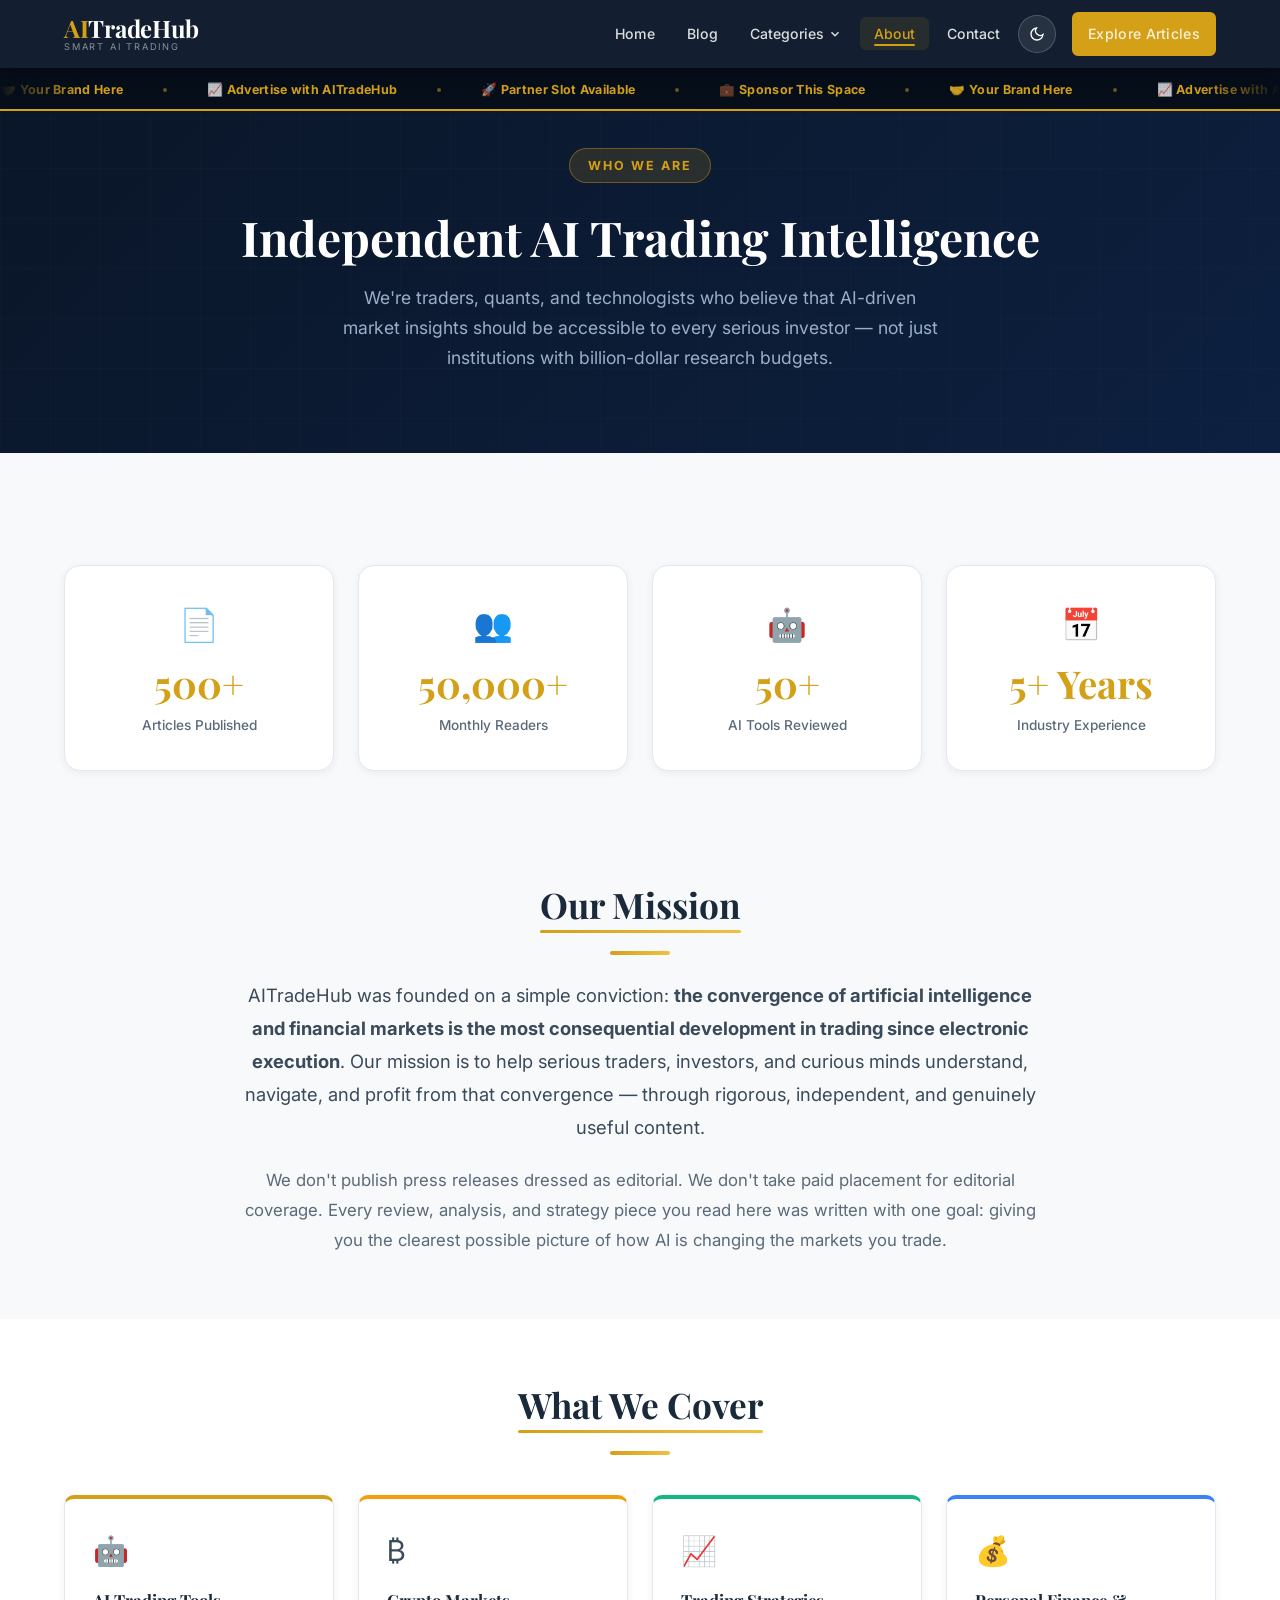
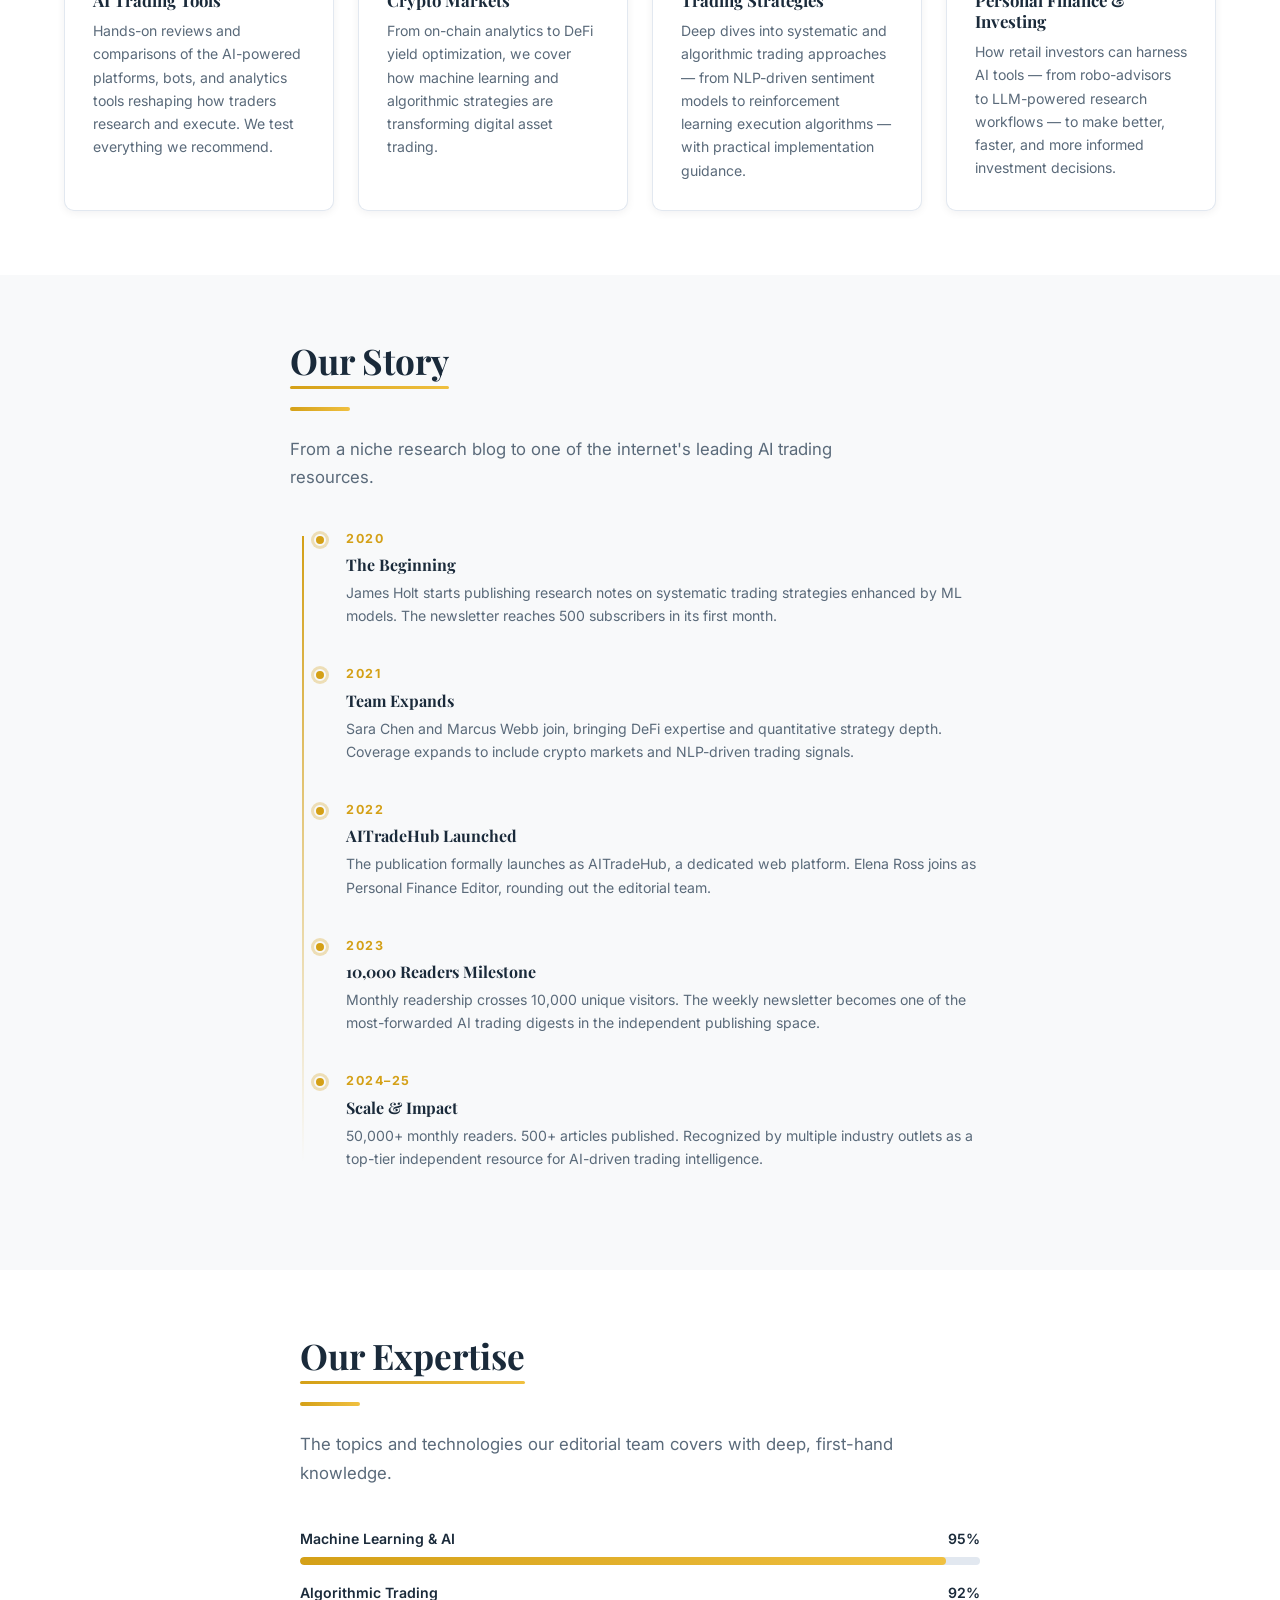
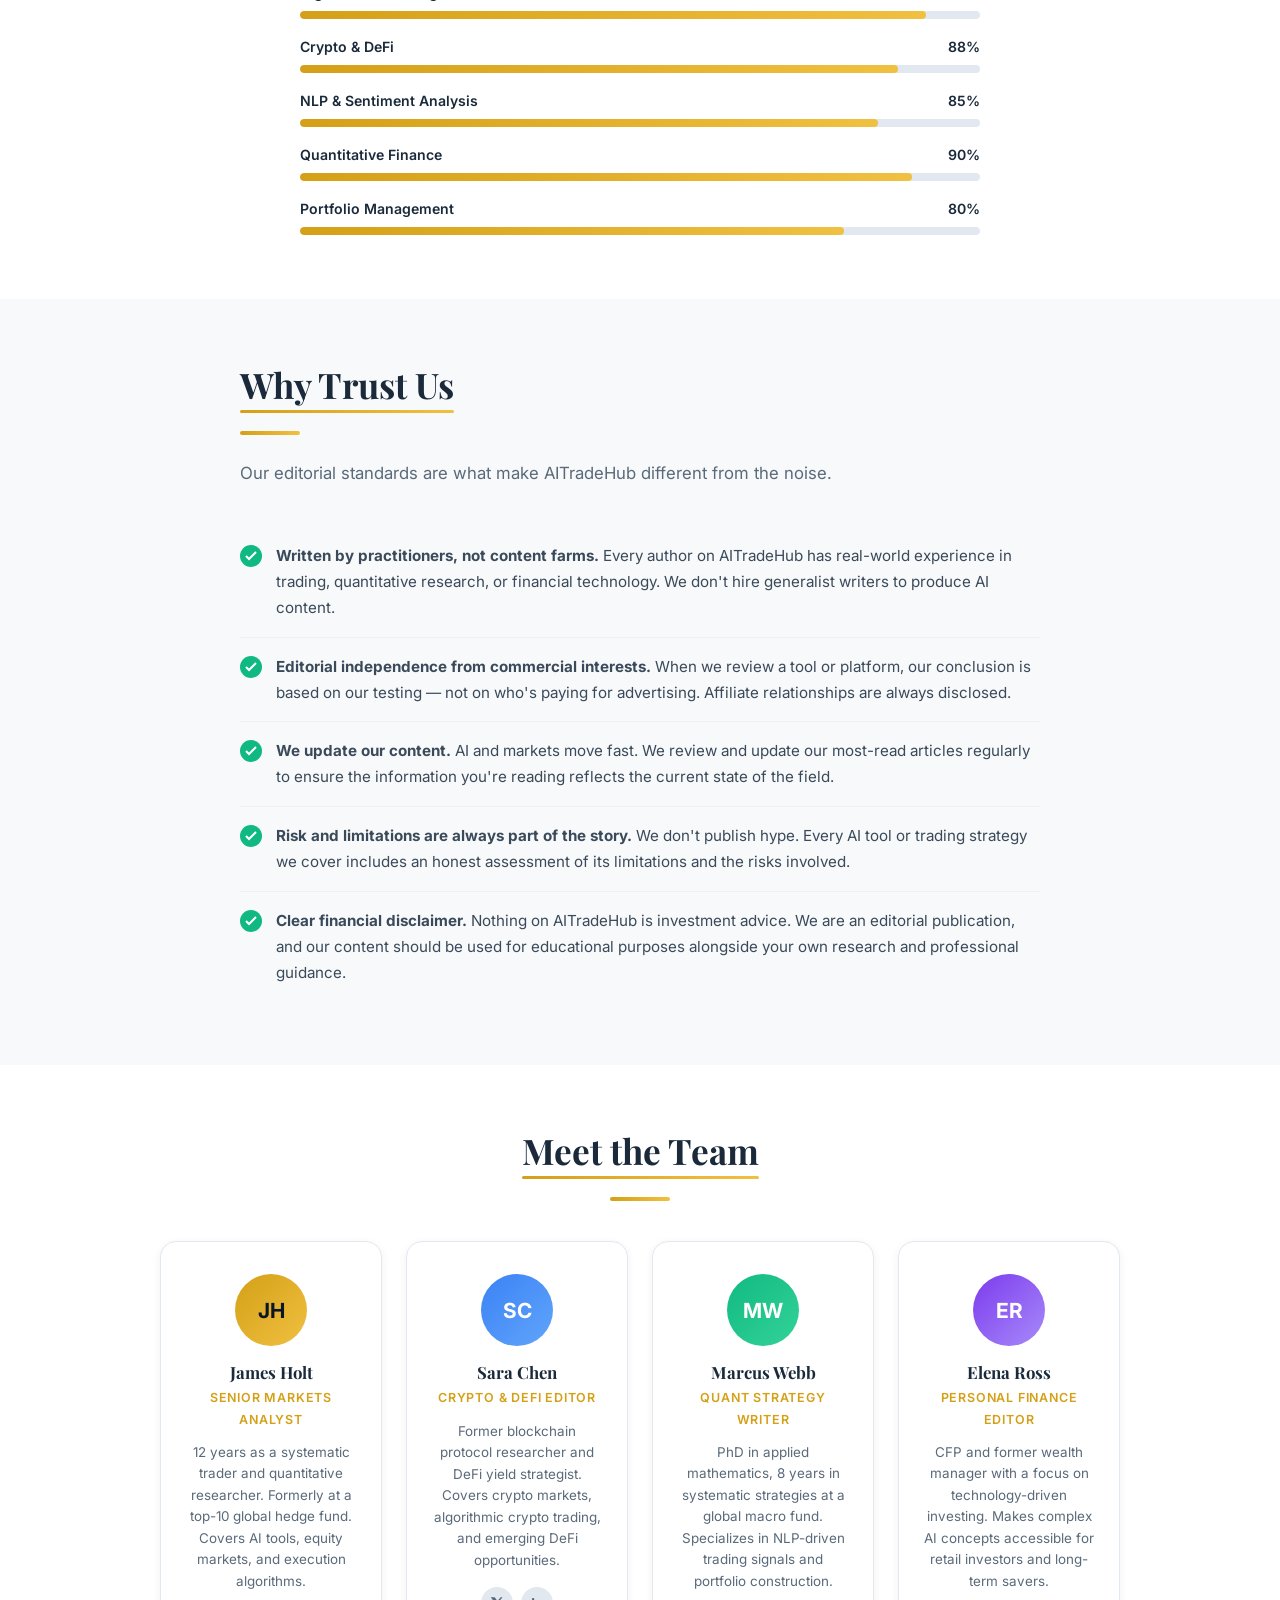
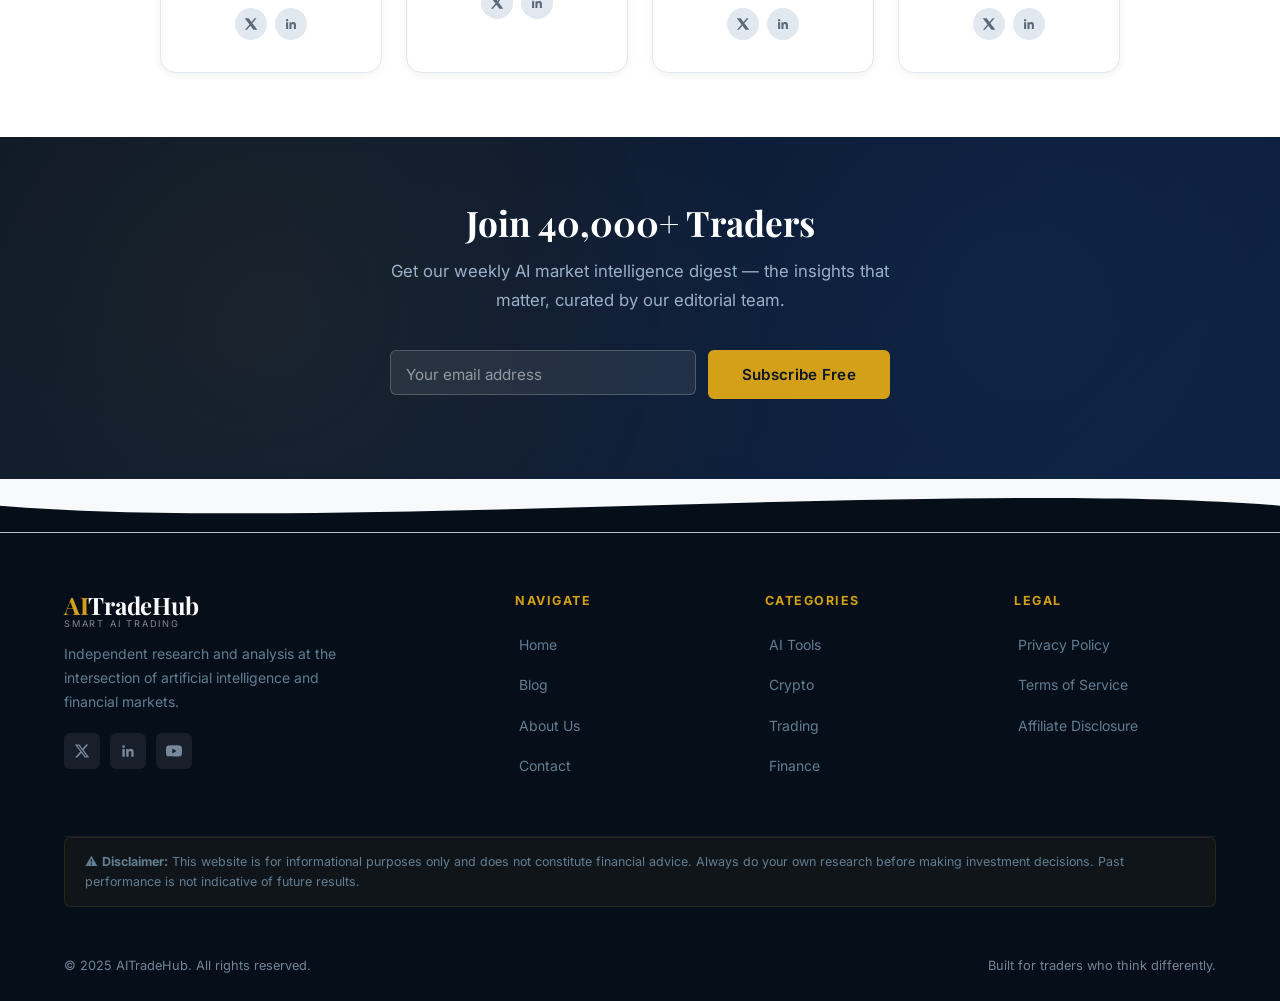
<file: about.html>
<!DOCTYPE html>
<html lang="en">
<head>
<!-- Google tag (gtag.js) -->
<script async src="https://www.googletagmanager.com/gtag/js?id=G-5CXQ2C9YQ2"></script>
<script>
  window.dataLayer = window.dataLayer || [];
  function gtag(){dataLayer.push(arguments);}
  gtag('js', new Date());
  gtag('config', 'G-5CXQ2C9YQ2');
</script>
  <meta charset="UTF-8" />
  <meta name="viewport" content="width=device-width, initial-scale=1.0" />
  <title>About Us — Our Mission &amp; Team | AITradeHub</title>
  <meta name="description" content="Learn about AITradeHub's mission to deliver independent, expert analysis at the intersection of AI and financial markets. Meet the team of traders, quants, and researchers behind the content." />
  <link rel="canonical" href="https://aitradehub.github.io/about.html" />

  <meta property="og:type"        content="website" />
  <meta property="og:title"       content="About Us — Our Mission &amp; Team | AITradeHub" />
  <meta property="og:description" content="AITradeHub is an independent publication dedicated to AI-powered trading insights, tool reviews, and market analysis." />
  <meta property="og:image"       content="https://aitradehub.github.io/images/og-about.png" />
  <meta property="og:url"         content="https://aitradehub.github.io/about.html" />

  <meta name="twitter:card"        content="summary_large_image" />
  <meta name="twitter:title"       content="About AITradeHub" />
  <meta name="twitter:description" content="Independent AI trading research, written by traders and technologists who live it daily." />
  <meta name="twitter:image"       content="https://aitradehub.github.io/images/og-about.png" />

  <script async src="https://pagead2.googlesyndication.com/pagead/js/adsbygoogle.js?client=ca-pub-9463762029104442"
     crossorigin="anonymous"></script>
  <link rel="preconnect" href="https://fonts.googleapis.com" />
  <link rel="preconnect" href="https://fonts.gstatic.com" crossorigin />
  <link href="https://fonts.googleapis.com/css2?family=Inter:wght@400;500;600;700&family=Playfair+Display:wght@600;700;800&display=swap" rel="stylesheet" />
  <link rel="stylesheet" href="css/style.css" />

  <!-- JSON-LD Organization Schema -->
  <script type="application/ld+json">
  {
    "@context": "https://schema.org",
    "@type": "Organization",
    "name": "AITradeHub",
    "url": "https://aitradehub.github.io/",
    "logo": "https://aitradehub.github.io/images/logo.png",
    "description": "Independent research and analysis at the intersection of artificial intelligence and financial markets.",
    "foundingDate": "2024",
    "sameAs": [
      "https://twitter.com/aitradehub",
      "https://linkedin.com/company/aitradehub",
      "https://youtube.com/@aitradehub"
    ],
    "contactPoint": {
      "@type": "ContactPoint",
      "contactType": "editorial",
      "url": "https://aitradehub.github.io/contact.html"
    }
  }
  </script>
</head>
<body>

<!-- ── Site Header ────────────────────────────────────────── -->
<header class="site-header solid">
  <div class="container">
    <nav class="navbar" role="navigation" aria-label="Main navigation">
      <a href="index.html" class="logo"><span class="logo-ai">AI</span><span class="logo-trade">TradeHub</span><small>Smart AI Trading</small></a>
      <ul class="nav-links">
        <li><a href="index.html">Home</a></li>
        <li><a href="blog.html">Blog</a></li>
        <li class="nav-dropdown">
          <a href="#">Categories <svg class="chevron" viewBox="0 0 24 24" fill="none" stroke="currentColor" stroke-width="2.5"><polyline points="6 9 12 15 18 9"/></svg></a>
          <div class="dropdown-menu">
            <a href="blog.html?cat=ai"><span class="cat-dot cat-ai"></span> AI Tools</a>
            <a href="blog.html?cat=crypto"><span class="cat-dot cat-crypto"></span> Crypto</a>
            <a href="blog.html?cat=trading"><span class="cat-dot cat-trading"></span> Trading</a>
            <a href="blog.html?cat=finance"><span class="cat-dot cat-finance"></span> Finance</a>
          </div>
        </li>
        <li><a href="about.html" class="active">About</a></li>
        <li><a href="contact.html">Contact</a></li>
        <li>
          <div class="nav-actions">
            <button class="dark-mode-btn" aria-label="Toggle dark mode">
              <svg class="icon-moon" width="16" height="16" viewBox="0 0 24 24" fill="none" stroke="currentColor" stroke-width="2"><path d="M21 12.79A9 9 0 1111.21 3 7 7 0 0021 12.79z"/></svg>
              <svg class="icon-sun"  width="16" height="16" viewBox="0 0 24 24" fill="none" stroke="currentColor" stroke-width="2"><circle cx="12" cy="12" r="5"/><line x1="12" y1="1" x2="12" y2="3"/><line x1="12" y1="21" x2="12" y2="23"/></svg>
            </button>
            <a href="blog.html" class="btn btn-primary btn-sm">Explore Articles</a>
          </div>
        </li>
      </ul>
      <button class="hamburger" aria-label="Toggle menu" aria-expanded="false">
        <span></span><span></span><span></span>
      </button>
    </nav>
  </div>
</header>

<!-- ── Mobile Overlay ───────────────────────────────────── -->
<div class="mobile-overlay">
  <ul class="mobile-nav-links">
    <li><a href="index.html">Home</a></li>
    <li><a href="blog.html">Blog</a></li>
    <div class="mobile-cats">
      <a href="blog.html?cat=ai"><span class="cat-dot cat-ai" style="display:inline-block;margin-right:8px;"></span>AI Tools</a>
      <a href="blog.html?cat=crypto"><span class="cat-dot cat-crypto" style="display:inline-block;margin-right:8px;"></span>Crypto</a>
      <a href="blog.html?cat=trading"><span class="cat-dot cat-trading" style="display:inline-block;margin-right:8px;"></span>Trading</a>
      <a href="blog.html?cat=finance"><span class="cat-dot cat-finance" style="display:inline-block;margin-right:8px;"></span>Finance</a>
    </div>
    <li><a href="about.html">About</a></li>
    <li><a href="contact.html">Contact</a></li>
  </ul>
  <div class="mobile-actions">
    <a href="blog.html" class="btn btn-primary">Explore Articles</a>
    <div class="dark-toggle-row dark-mode-btn">
      <svg class="icon-moon" width="18" height="18" viewBox="0 0 24 24" fill="none" stroke="currentColor" stroke-width="2"><path d="M21 12.79A9 9 0 1111.21 3 7 7 0 0021 12.79z"/></svg>
      <svg class="icon-sun"  width="18" height="18" viewBox="0 0 24 24" fill="none" stroke="currentColor" stroke-width="2"><circle cx="12" cy="12" r="5"/></svg>
      <span>Toggle Dark Mode</span>
    </div>
  </div>
</div>

<!-- ── Sponsors Ticker ─────────────────────────────────── -->
<div class="ticker-wrap">
  <div class="ticker-track" id="tickerTrack">
    <span class="ticker-item">🤝 <a href="#">Your Brand Here</a></span>
    <span class="ticker-dot"></span>
    <span class="ticker-item">📈 <a href="#">Advertise with AITradeHub</a></span>
    <span class="ticker-dot"></span>
    <span class="ticker-item">🚀 <a href="#">Partner Slot Available</a></span>
    <span class="ticker-dot"></span>
    <span class="ticker-item">💼 <a href="#">Sponsor This Space</a></span>
    <span class="ticker-dot"></span>
  </div>
</div>

<!-- ── About Hero ─────────────────────────────────────── -->
<section class="about-hero">
  <div class="container">
    <div class="hero-eyebrow">Who We Are</div>
    <h1>Independent AI Trading Intelligence</h1>
    <p>We're traders, quants, and technologists who believe that AI-driven market insights should be accessible to every serious investor — not just institutions with billion-dollar research budgets.</p>
  </div>
</section>

<!-- ── Animated Stats ──────────────────────────────────── -->
<section class="section" style="padding-bottom:0;">
  <div class="container">
    <div class="stats-row">
      <div class="stat-card animate-on-scroll">
        <div class="stat-icon">📄</div>
        <span class="stat-count" data-target="500" data-suffix="+">0</span>
        <span class="stat-desc">Articles Published</span>
      </div>
      <div class="stat-card animate-on-scroll stagger-1">
        <div class="stat-icon">👥</div>
        <span class="stat-count" data-target="50000" data-suffix="+">0</span>
        <span class="stat-desc">Monthly Readers</span>
      </div>
      <div class="stat-card animate-on-scroll stagger-2">
        <div class="stat-icon">🤖</div>
        <span class="stat-count" data-target="50" data-suffix="+">0</span>
        <span class="stat-desc">AI Tools Reviewed</span>
      </div>
      <div class="stat-card animate-on-scroll stagger-3">
        <div class="stat-icon">📅</div>
        <span class="stat-count" data-target="5" data-suffix="+ Years">0</span>
        <span class="stat-desc">Industry Experience</span>
      </div>
    </div>
  </div>
</section>

<!-- ── Mission Statement ────────────────────────────────── -->
<section class="section">
  <div class="container">
    <div style="max-width:800px;margin:0 auto;text-align:center;" class="animate-on-scroll">
      <h2 class="section-title">Our Mission</h2>
      <div class="divider" style="margin:12px auto 24px;"></div>
      <p style="font-size:1.15rem;line-height:1.8;color:var(--text-body);">
        AITradeHub was founded on a simple conviction: <strong>the convergence of artificial intelligence and financial markets is the most consequential development in trading since electronic execution</strong>. Our mission is to help serious traders, investors, and curious minds understand, navigate, and profit from that convergence — through rigorous, independent, and genuinely useful content.
      </p>
      <p style="font-size:1.05rem;line-height:1.8;color:var(--text-muted);margin-top:20px;">
        We don't publish press releases dressed as editorial. We don't take paid placement for editorial coverage. Every review, analysis, and strategy piece you read here was written with one goal: giving you the clearest possible picture of how AI is changing the markets you trade.
      </p>
    </div>
  </div>
</section>

<!-- ── What We Cover ────────────────────────────────────── -->
<section class="section" style="background:var(--bg-white);">
  <div class="container">
    <div class="animate-on-scroll text-center">
      <h2 class="section-title">What We Cover</h2>
      <div class="divider" style="margin:12px auto 40px;"></div>
    </div>
    <div class="values-grid">
      <div class="value-card animate-on-scroll">
        <div class="value-icon">🤖</div>
        <h4>AI Trading Tools</h4>
        <p>Hands-on reviews and comparisons of the AI-powered platforms, bots, and analytics tools reshaping how traders research and execute. We test everything we recommend.</p>
      </div>
      <div class="value-card animate-on-scroll stagger-1" style="border-top-color:var(--cat-crypto);">
        <div class="value-icon">₿</div>
        <h4>Crypto Markets</h4>
        <p>From on-chain analytics to DeFi yield optimization, we cover how machine learning and algorithmic strategies are transforming digital asset trading.</p>
      </div>
      <div class="value-card animate-on-scroll stagger-2" style="border-top-color:var(--cat-trading);">
        <div class="value-icon">📈</div>
        <h4>Trading Strategies</h4>
        <p>Deep dives into systematic and algorithmic trading approaches — from NLP-driven sentiment models to reinforcement learning execution algorithms — with practical implementation guidance.</p>
      </div>
      <div class="value-card animate-on-scroll stagger-3" style="border-top-color:var(--cat-finance);">
        <div class="value-icon">💰</div>
        <h4>Personal Finance &amp; Investing</h4>
        <p>How retail investors can harness AI tools — from robo-advisors to LLM-powered research workflows — to make better, faster, and more informed investment decisions.</p>
      </div>
    </div>
  </div>
</section>

<!-- ── Our Story / Timeline ─────────────────────────────── -->
<section class="section">
  <div class="container">
    <div style="max-width:700px;margin:0 auto;">
      <div class="animate-on-scroll">
        <h2 class="section-title">Our Story</h2>
        <div class="divider"></div>
        <p class="section-subtitle" style="margin-bottom:36px;">From a niche research blog to one of the internet's leading AI trading resources.</p>
      </div>

      <div class="timeline">
        <div class="timeline-item animate-on-scroll">
          <div class="timeline-year">2020</div>
          <h4>The Beginning</h4>
          <p>James Holt starts publishing research notes on systematic trading strategies enhanced by ML models. The newsletter reaches 500 subscribers in its first month.</p>
        </div>
        <div class="timeline-item animate-on-scroll">
          <div class="timeline-year">2021</div>
          <h4>Team Expands</h4>
          <p>Sara Chen and Marcus Webb join, bringing DeFi expertise and quantitative strategy depth. Coverage expands to include crypto markets and NLP-driven trading signals.</p>
        </div>
        <div class="timeline-item animate-on-scroll">
          <div class="timeline-year">2022</div>
          <h4>AITradeHub Launched</h4>
          <p>The publication formally launches as AITradeHub, a dedicated web platform. Elena Ross joins as Personal Finance Editor, rounding out the editorial team.</p>
        </div>
        <div class="timeline-item animate-on-scroll">
          <div class="timeline-year">2023</div>
          <h4>10,000 Readers Milestone</h4>
          <p>Monthly readership crosses 10,000 unique visitors. The weekly newsletter becomes one of the most-forwarded AI trading digests in the independent publishing space.</p>
        </div>
        <div class="timeline-item animate-on-scroll">
          <div class="timeline-year">2024–25</div>
          <h4>Scale &amp; Impact</h4>
          <p>50,000+ monthly readers. 500+ articles published. Recognized by multiple industry outlets as a top-tier independent resource for AI-driven trading intelligence.</p>
        </div>
      </div>
    </div>
  </div>
</section>

<!-- ── Skills / Topics Bars ─────────────────────────────── -->
<section class="section" style="background:var(--bg-white);">
  <div class="container">
    <div style="max-width:680px;margin:0 auto;">
      <div class="animate-on-scroll">
        <h2 class="section-title">Our Expertise</h2>
        <div class="divider"></div>
        <p class="section-subtitle">The topics and technologies our editorial team covers with deep, first-hand knowledge.</p>
      </div>

      <div class="skills-list animate-on-scroll">
        <div class="skill-item">
          <div class="skill-header"><span>Machine Learning & AI</span><span>95%</span></div>
          <div class="skill-bar"><div class="skill-fill" style="--skill-width:95%"></div></div>
        </div>
        <div class="skill-item">
          <div class="skill-header"><span>Algorithmic Trading</span><span>92%</span></div>
          <div class="skill-bar"><div class="skill-fill" style="--skill-width:92%"></div></div>
        </div>
        <div class="skill-item">
          <div class="skill-header"><span>Crypto &amp; DeFi</span><span>88%</span></div>
          <div class="skill-bar"><div class="skill-fill" style="--skill-width:88%"></div></div>
        </div>
        <div class="skill-item">
          <div class="skill-header"><span>NLP &amp; Sentiment Analysis</span><span>85%</span></div>
          <div class="skill-bar"><div class="skill-fill" style="--skill-width:85%"></div></div>
        </div>
        <div class="skill-item">
          <div class="skill-header"><span>Quantitative Finance</span><span>90%</span></div>
          <div class="skill-bar"><div class="skill-fill" style="--skill-width:90%"></div></div>
        </div>
        <div class="skill-item">
          <div class="skill-header"><span>Portfolio Management</span><span>80%</span></div>
          <div class="skill-bar"><div class="skill-fill" style="--skill-width:80%"></div></div>
        </div>
      </div>
    </div>
  </div>
</section>

<!-- ── Why Trust Us ────────────────────────────────────── -->
<section class="section">
  <div class="container">
    <div style="max-width:800px;margin:0 auto;">
      <div class="animate-on-scroll">
        <h2 class="section-title">Why Trust Us</h2>
        <div class="divider"></div>
        <p class="section-subtitle">Our editorial standards are what make AITradeHub different from the noise.</p>
      </div>

      <ul class="trust-list">
        <li class="animate-on-scroll">
          <span class="check"><svg viewBox="0 0 12 12" fill="none" stroke="white" stroke-width="2"><polyline points="1,6 4,9 11,2"/></svg></span>
          <div><strong>Written by practitioners, not content farms.</strong> Every author on AITradeHub has real-world experience in trading, quantitative research, or financial technology. We don't hire generalist writers to produce AI content.</div>
        </li>
        <li class="animate-on-scroll">
          <span class="check"><svg viewBox="0 0 12 12" fill="none" stroke="white" stroke-width="2"><polyline points="1,6 4,9 11,2"/></svg></span>
          <div><strong>Editorial independence from commercial interests.</strong> When we review a tool or platform, our conclusion is based on our testing — not on who's paying for advertising. Affiliate relationships are always disclosed.</div>
        </li>
        <li class="animate-on-scroll">
          <span class="check"><svg viewBox="0 0 12 12" fill="none" stroke="white" stroke-width="2"><polyline points="1,6 4,9 11,2"/></svg></span>
          <div><strong>We update our content.</strong> AI and markets move fast. We review and update our most-read articles regularly to ensure the information you're reading reflects the current state of the field.</div>
        </li>
        <li class="animate-on-scroll">
          <span class="check"><svg viewBox="0 0 12 12" fill="none" stroke="white" stroke-width="2"><polyline points="1,6 4,9 11,2"/></svg></span>
          <div><strong>Risk and limitations are always part of the story.</strong> We don't publish hype. Every AI tool or trading strategy we cover includes an honest assessment of its limitations and the risks involved.</div>
        </li>
        <li class="animate-on-scroll">
          <span class="check"><svg viewBox="0 0 12 12" fill="none" stroke="white" stroke-width="2"><polyline points="1,6 4,9 11,2"/></svg></span>
          <div><strong>Clear financial disclaimer.</strong> Nothing on AITradeHub is investment advice. We are an editorial publication, and our content should be used for educational purposes alongside your own research and professional guidance.</div>
        </li>
      </ul>
    </div>
  </div>
</section>

<!-- ── Team Section ────────────────────────────────────── -->
<section class="section" style="background:var(--bg-white);">
  <div class="container">
    <div class="animate-on-scroll text-center">
      <h2 class="section-title">Meet the Team</h2>
      <div class="divider" style="margin:12px auto 40px;"></div>
    </div>

    <div class="team-grid" style="max-width:960px;margin:0 auto;">

      <div class="team-card animate-on-scroll">
        <div class="team-avatar">JH</div>
        <h4>James Holt</h4>
        <div class="team-role">Senior Markets Analyst</div>
        <p>12 years as a systematic trader and quantitative researcher. Formerly at a top-10 global hedge fund. Covers AI tools, equity markets, and execution algorithms.</p>
        <div class="team-social">
          <a href="#" aria-label="Twitter"><svg viewBox="0 0 24 24" fill="currentColor"><path d="M18.244 2.25h3.308l-7.227 8.26 8.502 11.24H16.17l-5.214-6.817L4.99 21.75H1.68l7.73-8.835L1.254 2.25H8.08l4.713 6.231z"/></svg></a>
          <a href="#" aria-label="LinkedIn"><svg viewBox="0 0 24 24" fill="currentColor"><path d="M20.447 20.452h-3.554v-5.569c0-1.328-.027-3.037-1.852-3.037-1.853 0-2.136 1.445-2.136 2.939v5.667H9.351V9h3.414v1.561h.046c.477-.9 1.637-1.85 3.37-1.85 3.601 0 4.267 2.37 4.267 5.455v6.286zM5.337 7.433a2.062 2.062 0 01-2.063-2.065 2.064 2.064 0 112.063 2.065zm1.782 13.019H3.555V9h3.564v11.452z"/></svg></a>
        </div>
      </div>

      <div class="team-card animate-on-scroll stagger-1">
        <div class="team-avatar av-sc">SC</div>
        <h4>Sara Chen</h4>
        <div class="team-role">Crypto &amp; DeFi Editor</div>
        <p>Former blockchain protocol researcher and DeFi yield strategist. Covers crypto markets, algorithmic crypto trading, and emerging DeFi opportunities.</p>
        <div class="team-social">
          <a href="#" aria-label="Twitter"><svg viewBox="0 0 24 24" fill="currentColor"><path d="M18.244 2.25h3.308l-7.227 8.26 8.502 11.24H16.17l-5.214-6.817L4.99 21.75H1.68l7.73-8.835L1.254 2.25H8.08l4.713 6.231z"/></svg></a>
          <a href="#" aria-label="LinkedIn"><svg viewBox="0 0 24 24" fill="currentColor"><path d="M20.447 20.452h-3.554v-5.569c0-1.328-.027-3.037-1.852-3.037-1.853 0-2.136 1.445-2.136 2.939v5.667H9.351V9h3.414v1.561h.046c.477-.9 1.637-1.85 3.37-1.85 3.601 0 4.267 2.37 4.267 5.455v6.286zM5.337 7.433a2.062 2.062 0 01-2.063-2.065 2.064 2.064 0 112.063 2.065zm1.782 13.019H3.555V9h3.564v11.452z"/></svg></a>
        </div>
      </div>

      <div class="team-card animate-on-scroll stagger-2">
        <div class="team-avatar av-mw">MW</div>
        <h4>Marcus Webb</h4>
        <div class="team-role">Quant Strategy Writer</div>
        <p>PhD in applied mathematics, 8 years in systematic strategies at a global macro fund. Specializes in NLP-driven trading signals and portfolio construction.</p>
        <div class="team-social">
          <a href="#" aria-label="Twitter"><svg viewBox="0 0 24 24" fill="currentColor"><path d="M18.244 2.25h3.308l-7.227 8.26 8.502 11.24H16.17l-5.214-6.817L4.99 21.75H1.68l7.73-8.835L1.254 2.25H8.08l4.713 6.231z"/></svg></a>
          <a href="#" aria-label="LinkedIn"><svg viewBox="0 0 24 24" fill="currentColor"><path d="M20.447 20.452h-3.554v-5.569c0-1.328-.027-3.037-1.852-3.037-1.853 0-2.136 1.445-2.136 2.939v5.667H9.351V9h3.414v1.561h.046c.477-.9 1.637-1.85 3.37-1.85 3.601 0 4.267 2.37 4.267 5.455v6.286zM5.337 7.433a2.062 2.062 0 01-2.063-2.065 2.064 2.064 0 112.063 2.065zm1.782 13.019H3.555V9h3.564v11.452z"/></svg></a>
        </div>
      </div>

      <div class="team-card animate-on-scroll stagger-3">
        <div class="team-avatar av-er">ER</div>
        <h4>Elena Ross</h4>
        <div class="team-role">Personal Finance Editor</div>
        <p>CFP and former wealth manager with a focus on technology-driven investing. Makes complex AI concepts accessible for retail investors and long-term savers.</p>
        <div class="team-social">
          <a href="#" aria-label="Twitter"><svg viewBox="0 0 24 24" fill="currentColor"><path d="M18.244 2.25h3.308l-7.227 8.26 8.502 11.24H16.17l-5.214-6.817L4.99 21.75H1.68l7.73-8.835L1.254 2.25H8.08l4.713 6.231z"/></svg></a>
          <a href="#" aria-label="LinkedIn"><svg viewBox="0 0 24 24" fill="currentColor"><path d="M20.447 20.452h-3.554v-5.569c0-1.328-.027-3.037-1.852-3.037-1.853 0-2.136 1.445-2.136 2.939v5.667H9.351V9h3.414v1.561h.046c.477-.9 1.637-1.85 3.37-1.85 3.601 0 4.267 2.37 4.267 5.455v6.286zM5.337 7.433a2.062 2.062 0 01-2.063-2.065 2.064 2.064 0 112.063 2.065zm1.782 13.019H3.555V9h3.564v11.452z"/></svg></a>
        </div>
      </div>

    </div>
  </div>
</section>

<!-- ── Newsletter CTA ──────────────────────────────────── -->
<section class="newsletter-section" id="newsletter">
  <div class="container">
    <div class="animate-on-scroll">
      <h2>Join 40,000+ Traders</h2>
      <p>Get our weekly AI market intelligence digest — the insights that matter, curated by our editorial team.</p>
    </div>
    <form class="newsletter-inline newsletter-inline-form animate-on-scroll" action="#" method="post" novalidate>
      <div class="floating-label-group">
        <input type="email" id="about-email" placeholder="your@email.com" required autocomplete="email" />
        <label for="about-email">Your email address</label>
      </div>
      <button type="submit" class="btn btn-primary btn-subscribe">
        <span class="btn-text">Subscribe Free</span>
        <span class="btn-spinner"><span class="spinner"></span></span>
      </button>
    </form>
    <div class="newsletter-success">
      <svg width="20" height="20" viewBox="0 0 24 24" fill="none" stroke="currentColor" stroke-width="2.5"><polyline points="20 6 9 17 4 12"/></svg>
      You're subscribed! Check your inbox.
    </div>
  </div>
</section>

<!-- ── Footer Wave ────────────────────────────────────────── -->
<div class="footer-wave" aria-hidden="true">
  <svg viewBox="0 0 1440 60" preserveAspectRatio="none" xmlns="http://www.w3.org/2000/svg">
    <path d="M0,30 C360,60 1080,0 1440,30 L1440,60 L0,60 Z" fill="#060e1a"/>
  </svg>
</div>

<footer class="site-footer">
  <div class="container">
    <div class="footer-grid">
      <div class="footer-brand">
        <a href="index.html" class="logo"><span class="logo-ai">AI</span><span class="logo-trade">TradeHub</span><small>Smart AI Trading</small></a>
        <p>Independent research and analysis at the intersection of artificial intelligence and financial markets.</p>
        <div class="footer-social">
          <a href="#" class="footer-social-link" aria-label="Twitter/X"><svg viewBox="0 0 24 24" fill="currentColor"><path d="M18.244 2.25h3.308l-7.227 8.26 8.502 11.24H16.17l-5.214-6.817L4.99 21.75H1.68l7.73-8.835L1.254 2.25H8.08l4.713 6.231zm-1.161 17.52h1.833L7.084 4.126H5.117z"/></svg></a>
          <a href="#" class="footer-social-link" aria-label="LinkedIn"><svg viewBox="0 0 24 24" fill="currentColor"><path d="M20.447 20.452h-3.554v-5.569c0-1.328-.027-3.037-1.852-3.037-1.853 0-2.136 1.445-2.136 2.939v5.667H9.351V9h3.414v1.561h.046c.477-.9 1.637-1.85 3.37-1.85 3.601 0 4.267 2.37 4.267 5.455v6.286zM5.337 7.433a2.062 2.062 0 01-2.063-2.065 2.064 2.064 0 112.063 2.065zm1.782 13.019H3.555V9h3.564v11.452z"/></svg></a>
          <a href="#" class="footer-social-link" aria-label="YouTube"><svg viewBox="0 0 24 24" fill="currentColor"><path d="M23.498 6.186a3.016 3.016 0 00-2.122-2.136C19.505 3.545 12 3.545 12 3.545s-7.505 0-9.377.505A3.017 3.017 0 00.502 6.186C0 8.07 0 12 0 12s0 3.93.502 5.814a3.016 3.016 0 002.122 2.136c1.871.505 9.376.505 9.376.505s7.505 0 9.377-.505a3.015 3.015 0 002.122-2.136C24 15.93 24 12 24 12s0-3.93-.502-5.814zM9.545 15.568V8.432L15.818 12l-6.273 3.568z"/></svg></a>
        </div>
      </div>
      <div class="footer-col">
        <h4>Navigate</h4>
        <ul>
          <li><a href="index.html">Home</a></li>
          <li><a href="blog.html">Blog</a></li>
          <li><a href="about.html">About Us</a></li>
          <li><a href="contact.html">Contact</a></li>
        </ul>
      </div>
      <div class="footer-col">
        <h4>Categories</h4>
        <ul>
          <li><a href="blog.html?cat=ai">AI Tools</a></li>
          <li><a href="blog.html?cat=crypto">Crypto</a></li>
          <li><a href="blog.html?cat=trading">Trading</a></li>
          <li><a href="blog.html?cat=finance">Finance</a></li>
        </ul>
      </div>
      <div class="footer-col">
        <h4>Legal</h4>
        <ul>
          <li><a href="#">Privacy Policy</a></li>
          <li><a href="#">Terms of Service</a></li>
          <li><a href="#">Affiliate Disclosure</a></li>
        </ul>
      </div>
    </div>
    <div class="footer-disclaimer">
      ⚠️ <strong>Disclaimer:</strong> This website is for informational purposes only and does not constitute financial advice.
      Always do your own research before making investment decisions. Past performance is not indicative of future results.
    </div>
    <div class="footer-bottom">
      <span>© 2025 AITradeHub. All rights reserved.</span>
      <span>Built for traders who think differently.</span>
    </div>
  </div>
</footer>

<button id="back-to-top" aria-label="Back to top">
  <svg viewBox="0 0 24 24" fill="none" stroke="currentColor" stroke-width="2.5"><polyline points="18 15 12 9 6 15"/></svg>
</button>

<script src="js/main.js"></script>
</body>
</html>
</file>
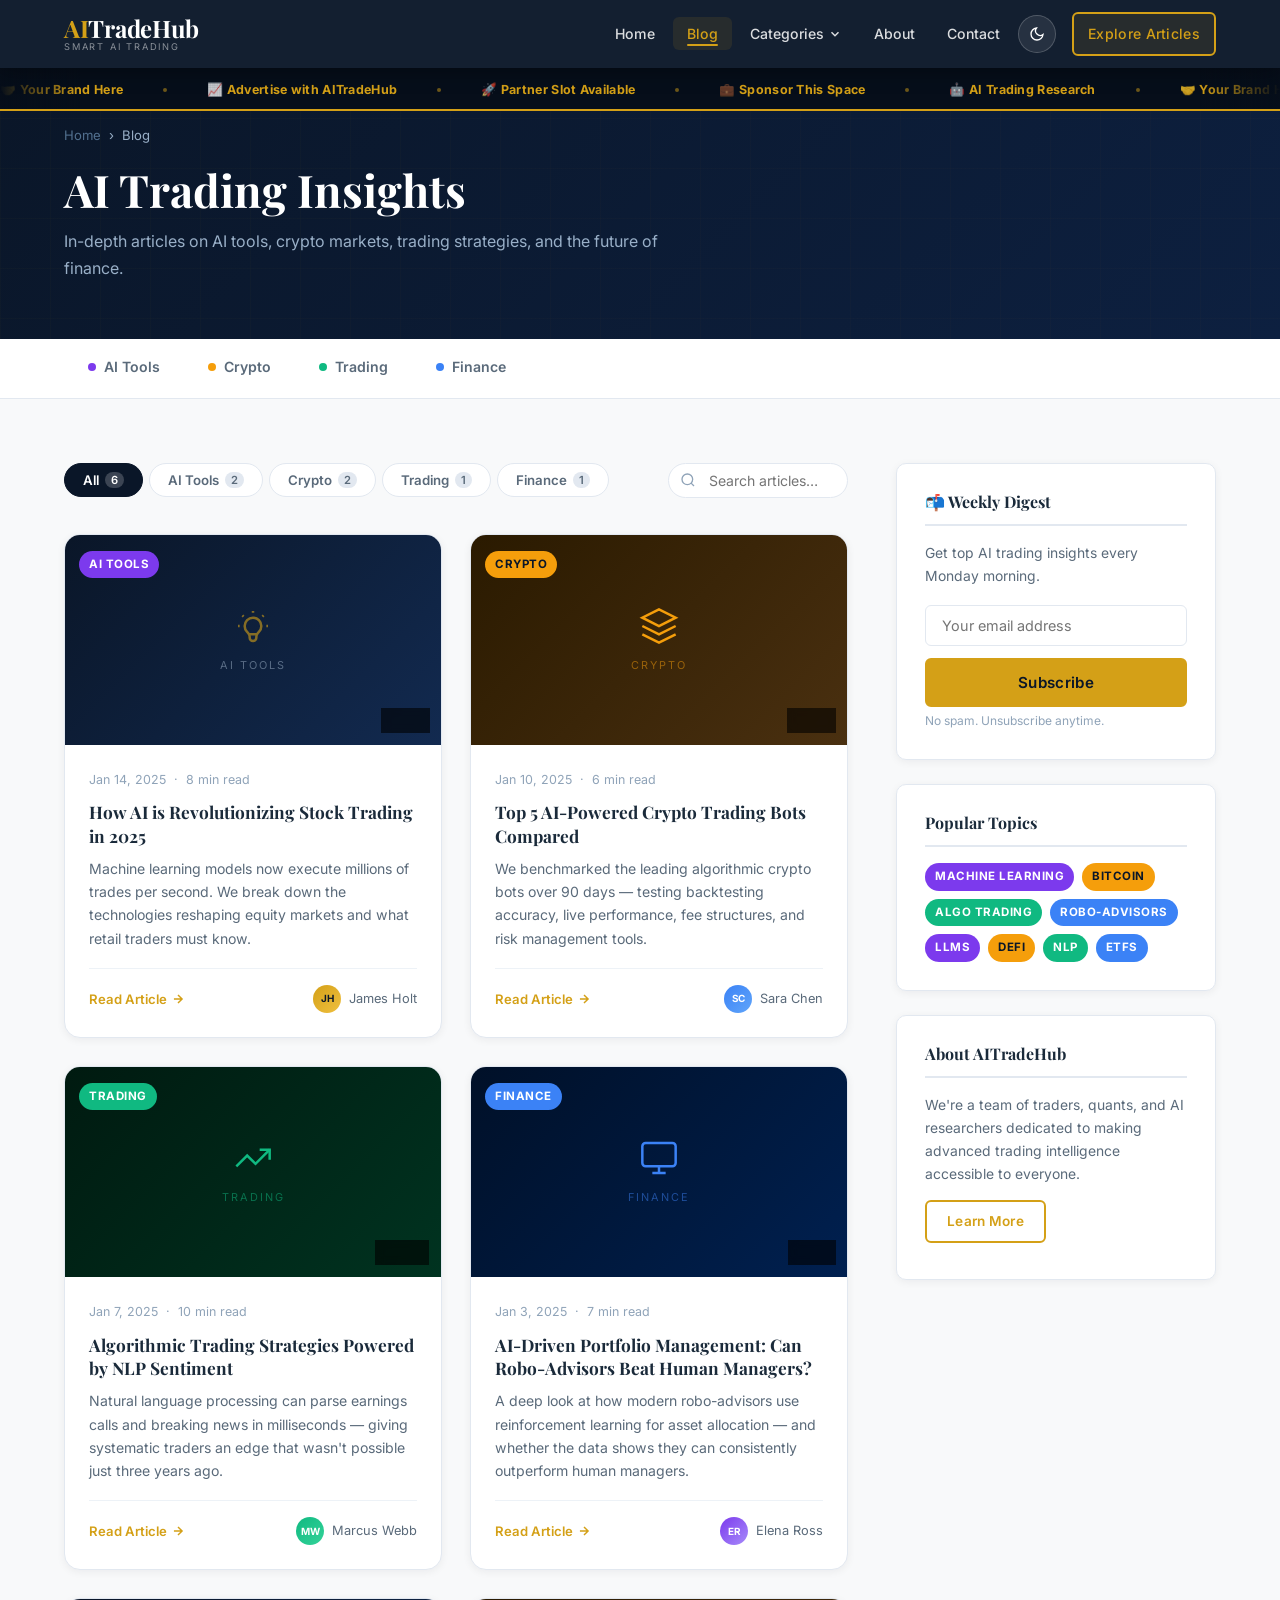
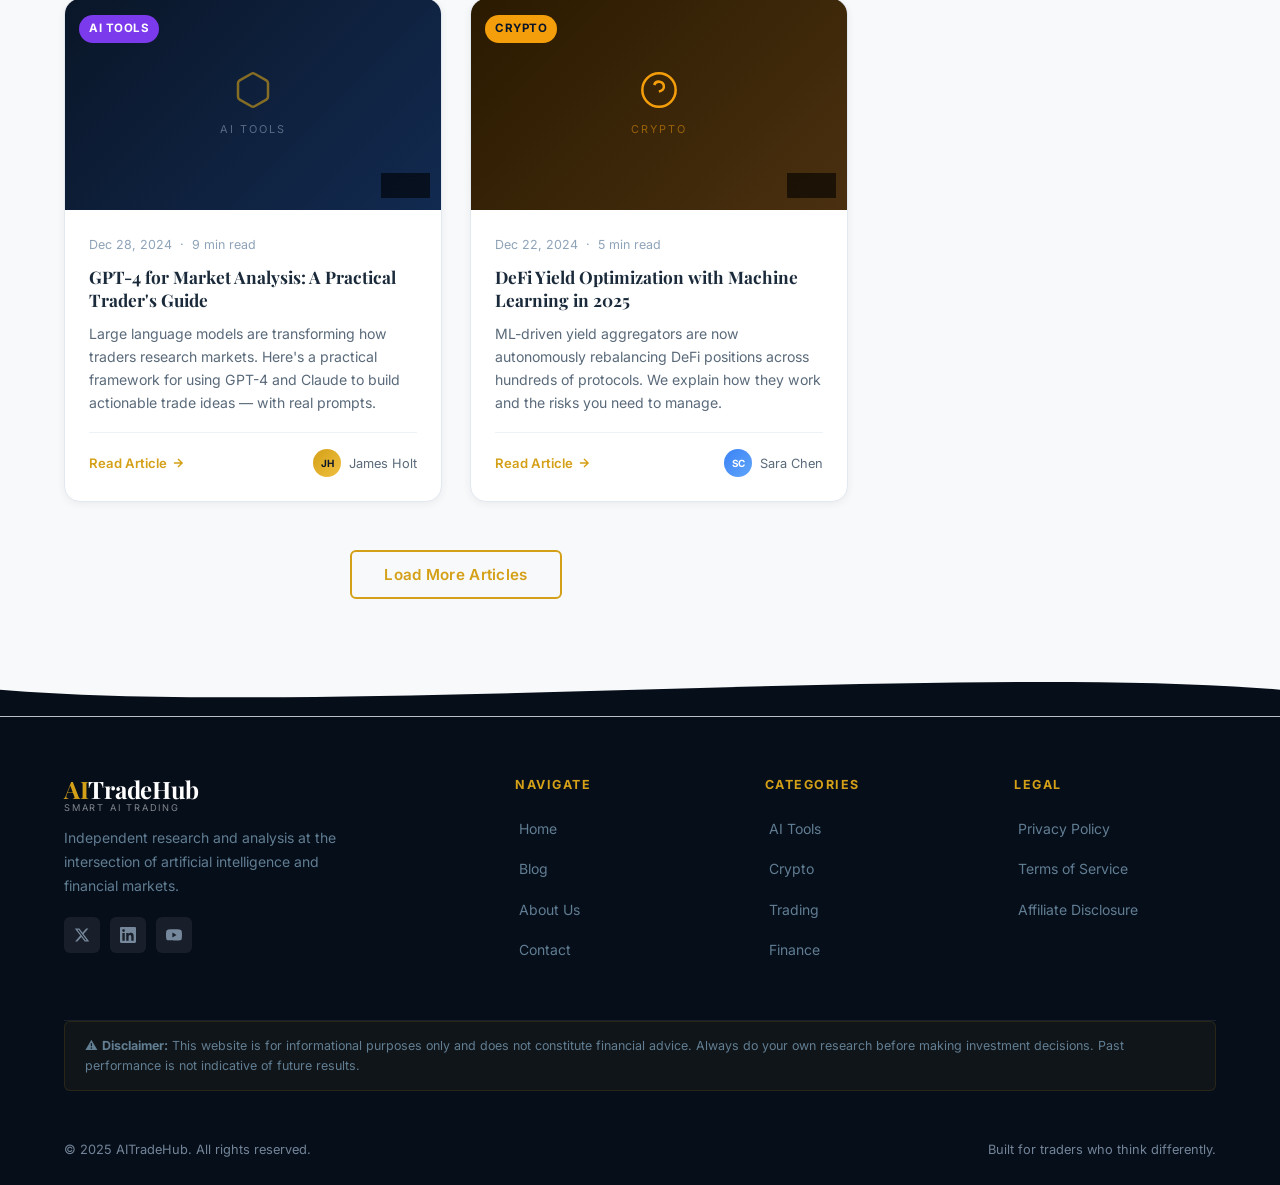
<file: blog.html>
<!DOCTYPE html>
<html lang="en">
<head>
<!-- Google tag (gtag.js) -->
<script async src="https://www.googletagmanager.com/gtag/js?id=G-5CXQ2C9YQ2"></script>
<script>
  window.dataLayer = window.dataLayer || [];
  function gtag(){dataLayer.push(arguments);}
  gtag('js', new Date());
  gtag('config', 'G-5CXQ2C9YQ2');
</script>
  <meta charset="UTF-8" />
  <meta name="viewport" content="width=device-width, initial-scale=1.0" />
  <title>Blog — AI Trading Insights &amp; Analysis | AITradeHub</title>
  <meta name="description" content="Browse all AITradeHub articles covering AI trading tools, crypto strategies, algorithmic trading, and personal finance powered by machine learning." />
  <link rel="canonical" href="https://aitradehub.github.io/blog.html" />

  <meta property="og:type"        content="website" />
  <meta property="og:title"       content="Blog — AI Trading Insights &amp; Analysis | AITradeHub" />
  <meta property="og:description" content="Browse all AITradeHub articles covering AI trading tools, crypto, algorithmic trading, and finance." />
  <meta property="og:image"       content="https://aitradehub.github.io/images/og-blog.png" />
  <meta property="og:url"         content="https://aitradehub.github.io/blog.html" />

  <meta name="twitter:card"        content="summary_large_image" />
  <meta name="twitter:title"       content="Blog — AI Trading Insights | AITradeHub" />
  <meta name="twitter:description" content="Browse all AITradeHub articles." />
  <meta name="twitter:image"       content="https://aitradehub.github.io/images/og-blog.png" />

  <script async src="https://pagead2.googlesyndication.com/pagead/js/adsbygoogle.js?client=ca-pub-9463762029104442"
     crossorigin="anonymous"></script>
  <link rel="preconnect" href="https://fonts.googleapis.com" />
  <link rel="preconnect" href="https://fonts.gstatic.com" crossorigin />
  <link href="https://fonts.googleapis.com/css2?family=Inter:wght@400;500;600;700&family=Playfair+Display:wght@600;700;800&display=swap" rel="stylesheet" />
  <link rel="stylesheet" href="css/style.css" />
</head>
<body>

<!-- ── Site Header ────────────────────────────────────────── -->
<header class="site-header solid">
  <div class="container">
    <nav class="navbar" role="navigation" aria-label="Main navigation">
      <a href="index.html" class="logo"><span class="logo-ai">AI</span><span class="logo-trade">TradeHub</span><small>Smart AI Trading</small></a>
      <ul class="nav-links">
        <li><a href="index.html">Home</a></li>
        <li><a href="blog.html" class="active">Blog</a></li>
        <li class="nav-dropdown">
          <a href="#">Categories <svg class="chevron" viewBox="0 0 24 24" fill="none" stroke="currentColor" stroke-width="2.5"><polyline points="6 9 12 15 18 9"/></svg></a>
          <div class="dropdown-menu">
            <a href="blog.html?cat=ai"><span class="cat-dot cat-ai"></span> AI Tools</a>
            <a href="blog.html?cat=crypto"><span class="cat-dot cat-crypto"></span> Crypto</a>
            <a href="blog.html?cat=trading"><span class="cat-dot cat-trading"></span> Trading</a>
            <a href="blog.html?cat=finance"><span class="cat-dot cat-finance"></span> Finance</a>
          </div>
        </li>
        <li><a href="about.html">About</a></li>
        <li><a href="contact.html">Contact</a></li>
        <li>
          <div class="nav-actions">
            <button class="dark-mode-btn" aria-label="Toggle dark mode">
              <svg class="icon-moon" width="16" height="16" viewBox="0 0 24 24" fill="none" stroke="currentColor" stroke-width="2"><path d="M21 12.79A9 9 0 1111.21 3 7 7 0 0021 12.79z"/></svg>
              <svg class="icon-sun"  width="16" height="16" viewBox="0 0 24 24" fill="none" stroke="currentColor" stroke-width="2"><circle cx="12" cy="12" r="5"/><line x1="12" y1="1" x2="12" y2="3"/><line x1="12" y1="21" x2="12" y2="23"/></svg>
            </button>
            <a href="blog.html" class="btn btn-primary btn-sm">Explore Articles</a>
          </div>
        </li>
      </ul>
      <button class="hamburger" aria-label="Toggle menu" aria-expanded="false">
        <span></span><span></span><span></span>
      </button>
    </nav>
  </div>
</header>

<!-- ── Mobile Overlay ───────────────────────────────────── -->
<div class="mobile-overlay">
  <ul class="mobile-nav-links">
    <li><a href="index.html">Home</a></li>
    <li><a href="blog.html">Blog</a></li>
    <div class="mobile-cats">
      <a href="blog.html?cat=ai"><span class="cat-dot cat-ai" style="display:inline-block;margin-right:8px;"></span>AI Tools</a>
      <a href="blog.html?cat=crypto"><span class="cat-dot cat-crypto" style="display:inline-block;margin-right:8px;"></span>Crypto</a>
      <a href="blog.html?cat=trading"><span class="cat-dot cat-trading" style="display:inline-block;margin-right:8px;"></span>Trading</a>
      <a href="blog.html?cat=finance"><span class="cat-dot cat-finance" style="display:inline-block;margin-right:8px;"></span>Finance</a>
    </div>
    <li><a href="about.html">About</a></li>
    <li><a href="contact.html">Contact</a></li>
  </ul>
  <div class="mobile-actions">
    <a href="blog.html" class="btn btn-primary">Explore Articles</a>
    <div class="dark-toggle-row dark-mode-btn">
      <svg class="icon-moon" width="18" height="18" viewBox="0 0 24 24" fill="none" stroke="currentColor" stroke-width="2"><path d="M21 12.79A9 9 0 1111.21 3 7 7 0 0021 12.79z"/></svg>
      <svg class="icon-sun"  width="18" height="18" viewBox="0 0 24 24" fill="none" stroke="currentColor" stroke-width="2"><circle cx="12" cy="12" r="5"/></svg>
      <span>Toggle Dark Mode</span>
    </div>
  </div>
</div>

<!-- ── Sponsors Ticker ─────────────────────────────────── -->
<div class="ticker-wrap">
  <div class="ticker-track" id="tickerTrack">
    <span class="ticker-item">🤝 <a href="#">Your Brand Here</a></span>
    <span class="ticker-dot"></span>
    <span class="ticker-item">📈 <a href="#">Advertise with AITradeHub</a></span>
    <span class="ticker-dot"></span>
    <span class="ticker-item">🚀 <a href="#">Partner Slot Available</a></span>
    <span class="ticker-dot"></span>
    <span class="ticker-item">💼 <a href="#">Sponsor This Space</a></span>
    <span class="ticker-dot"></span>
    <span class="ticker-item">🤖 <a href="#">AI Trading Research</a></span>
    <span class="ticker-dot"></span>
  </div>
</div>

<!-- ── Page Hero ───────────────────────────────────────── -->
<div class="page-hero">
  <div class="container">
    <nav class="breadcrumb" aria-label="Breadcrumb">
      <a href="index.html">Home</a>
      <span>›</span>
      <span>Blog</span>
    </nav>
    <h1>AI Trading Insights</h1>
    <p>In-depth articles on AI tools, crypto markets, trading strategies, and the future of finance.</p>
  </div>
</div>

<!-- ── Category Bar ────────────────────────────────────── -->
<nav class="categories-bar" aria-label="Content categories">
  <div class="container">
    <a href="blog.html?cat=ai" class="cat-link"><span class="cat-dot cat-ai"></span> AI Tools</a>
    <a href="blog.html?cat=crypto" class="cat-link"><span class="cat-dot cat-crypto"></span> Crypto</a>
    <a href="blog.html?cat=trading" class="cat-link"><span class="cat-dot cat-trading"></span> Trading</a>
    <a href="blog.html?cat=finance" class="cat-link"><span class="cat-dot cat-finance"></span> Finance</a>
  </div>
</nav>

<!-- ── Main Content ─────────────────────────────────────── -->
<section class="section">
  <div class="container">
    <div class="page-layout">

      <main>
        <!-- Controls row -->
        <div class="blog-controls animate-on-scroll">
          <div class="blog-filter-bar" role="group" aria-label="Filter by category">
            <button class="filter-btn active" data-filter="all">
              All <span class="filter-count">6</span>
            </button>
            <button class="filter-btn" data-filter="ai">
              AI Tools <span class="filter-count">2</span>
            </button>
            <button class="filter-btn" data-filter="crypto">
              Crypto <span class="filter-count">2</span>
            </button>
            <button class="filter-btn" data-filter="trading">
              Trading <span class="filter-count">1</span>
            </button>
            <button class="filter-btn" data-filter="finance">
              Finance <span class="filter-count">1</span>
            </button>
          </div>

          <div class="blog-search">
            <svg viewBox="0 0 24 24" fill="none" stroke="currentColor" stroke-width="2"><circle cx="11" cy="11" r="8"/><line x1="21" y1="21" x2="16.65" y2="16.65"/></svg>
            <input type="search" placeholder="Search articles…" aria-label="Search articles" />
          </div>
        </div>

        <div class="articles-grid">

          <!-- Article 1 — AI Tools -->
          <article class="article-card" data-category="ai">
            <div class="card-thumb">
              <div class="card-thumb-placeholder">
                <svg viewBox="0 0 24 24" fill="none" stroke="currentColor" stroke-width="1.5" style="color:rgba(212,160,23,.6)"><path d="M9.663 17h4.673M12 3v1m6.364 1.636l-.707.707M21 12h-1M4 12H3m3.343-5.657l-.707-.707m2.828 9.9a5 5 0 117.072 0l-.548.547A3.374 3.374 0 0014 18.469V19a2 2 0 11-4 0v-.531c0-.895-.356-1.754-.988-2.386l-.548-.547z"/></svg>
                <span>AI Tools</span>
              </div>
              <div class="card-badge-wrap"><span class="badge badge-ai">AI Tools</span></div>
              <div class="card-read-time">8 min</div>
            </div>
            <div class="card-body">
              <div class="card-meta"><span>Jan 14, 2025</span><span>·</span><span>8 min read</span></div>
              <h3 class="card-title"><a href="article.html">How AI is Revolutionizing Stock Trading in 2025</a></h3>
              <p class="card-excerpt">Machine learning models now execute millions of trades per second. We break down the technologies reshaping equity markets and what retail traders must know.</p>
              <div class="card-footer">
                <a href="article.html" class="read-more">Read Article <svg width="14" height="14" viewBox="0 0 24 24" fill="none" stroke="currentColor" stroke-width="2.5"><path d="M5 12h14M12 5l7 7-7 7"/></svg></a>
                <div class="card-author"><div class="author-circle">JH</div><span>James Holt</span></div>
              </div>
            </div>
          </article>

          <!-- Article 2 — Crypto -->
          <article class="article-card" data-category="crypto">
            <div class="card-thumb">
              <div class="card-thumb-placeholder" style="background:linear-gradient(135deg,#2a1a00,#4a3010)">
                <svg viewBox="0 0 24 24" fill="none" stroke="#f59e0b" stroke-width="1.5"><path d="M12 2L2 7l10 5 10-5-10-5zM2 17l10 5 10-5M2 12l10 5 10-5"/></svg>
                <span style="color:rgba(245,158,11,.5)">Crypto</span>
              </div>
              <div class="card-badge-wrap"><span class="badge badge-crypto">Crypto</span></div>
              <div class="card-read-time">6 min</div>
            </div>
            <div class="card-body">
              <div class="card-meta"><span>Jan 10, 2025</span><span>·</span><span>6 min read</span></div>
              <h3 class="card-title"><a href="blog.html">Top 5 AI-Powered Crypto Trading Bots Compared</a></h3>
              <p class="card-excerpt">We benchmarked the leading algorithmic crypto bots over 90 days — testing backtesting accuracy, live performance, fee structures, and risk management tools.</p>
              <div class="card-footer">
                <a href="blog.html" class="read-more">Read Article <svg width="14" height="14" viewBox="0 0 24 24" fill="none" stroke="currentColor" stroke-width="2.5"><path d="M5 12h14M12 5l7 7-7 7"/></svg></a>
                <div class="card-author"><div class="author-circle author-sc">SC</div><span>Sara Chen</span></div>
              </div>
            </div>
          </article>

          <!-- Article 3 — Trading -->
          <article class="article-card" data-category="trading">
            <div class="card-thumb">
              <div class="card-thumb-placeholder" style="background:linear-gradient(135deg,#001a10,#003320)">
                <svg viewBox="0 0 24 24" fill="none" stroke="#10b981" stroke-width="1.5"><polyline points="22 7 13.5 15.5 8.5 10.5 2 17"/><polyline points="16 7 22 7 22 13"/></svg>
                <span style="color:rgba(16,185,129,.5)">Trading</span>
              </div>
              <div class="card-badge-wrap"><span class="badge badge-trading">Trading</span></div>
              <div class="card-read-time">10 min</div>
            </div>
            <div class="card-body">
              <div class="card-meta"><span>Jan 7, 2025</span><span>·</span><span>10 min read</span></div>
              <h3 class="card-title"><a href="blog.html">Algorithmic Trading Strategies Powered by NLP Sentiment</a></h3>
              <p class="card-excerpt">Natural language processing can parse earnings calls and breaking news in milliseconds — giving systematic traders an edge that wasn't possible just three years ago.</p>
              <div class="card-footer">
                <a href="blog.html" class="read-more">Read Article <svg width="14" height="14" viewBox="0 0 24 24" fill="none" stroke="currentColor" stroke-width="2.5"><path d="M5 12h14M12 5l7 7-7 7"/></svg></a>
                <div class="card-author"><div class="author-circle author-mw">MW</div><span>Marcus Webb</span></div>
              </div>
            </div>
          </article>

          <!-- Article 4 — Finance -->
          <article class="article-card" data-category="finance">
            <div class="card-thumb">
              <div class="card-thumb-placeholder" style="background:linear-gradient(135deg,#001028,#002050)">
                <svg viewBox="0 0 24 24" fill="none" stroke="#3b82f6" stroke-width="1.5"><rect x="2" y="3" width="20" height="14" rx="2"/><path d="M8 21h8M12 17v4"/></svg>
                <span style="color:rgba(59,130,246,.5)">Finance</span>
              </div>
              <div class="card-badge-wrap"><span class="badge badge-finance">Finance</span></div>
              <div class="card-read-time">7 min</div>
            </div>
            <div class="card-body">
              <div class="card-meta"><span>Jan 3, 2025</span><span>·</span><span>7 min read</span></div>
              <h3 class="card-title"><a href="blog.html">AI-Driven Portfolio Management: Can Robo-Advisors Beat Human Managers?</a></h3>
              <p class="card-excerpt">A deep look at how modern robo-advisors use reinforcement learning for asset allocation — and whether the data shows they can consistently outperform human managers.</p>
              <div class="card-footer">
                <a href="blog.html" class="read-more">Read Article <svg width="14" height="14" viewBox="0 0 24 24" fill="none" stroke="currentColor" stroke-width="2.5"><path d="M5 12h14M12 5l7 7-7 7"/></svg></a>
                <div class="card-author"><div class="author-circle author-er">ER</div><span>Elena Ross</span></div>
              </div>
            </div>
          </article>

          <!-- Article 5 — AI Tools -->
          <article class="article-card" data-category="ai">
            <div class="card-thumb">
              <div class="card-thumb-placeholder">
                <svg viewBox="0 0 24 24" fill="none" stroke="currentColor" stroke-width="1.5" style="color:rgba(212,160,23,.6)"><path d="M21 16V8a2 2 0 00-1-1.73l-7-4a2 2 0 00-2 0l-7 4A2 2 0 003 8v8a2 2 0 001 1.73l7 4a2 2 0 002 0l7-4A2 2 0 0021 16z"/></svg>
                <span>AI Tools</span>
              </div>
              <div class="card-badge-wrap"><span class="badge badge-ai">AI Tools</span></div>
              <div class="card-read-time">9 min</div>
            </div>
            <div class="card-body">
              <div class="card-meta"><span>Dec 28, 2024</span><span>·</span><span>9 min read</span></div>
              <h3 class="card-title"><a href="blog.html">GPT-4 for Market Analysis: A Practical Trader's Guide</a></h3>
              <p class="card-excerpt">Large language models are transforming how traders research markets. Here's a practical framework for using GPT-4 and Claude to build actionable trade ideas — with real prompts.</p>
              <div class="card-footer">
                <a href="blog.html" class="read-more">Read Article <svg width="14" height="14" viewBox="0 0 24 24" fill="none" stroke="currentColor" stroke-width="2.5"><path d="M5 12h14M12 5l7 7-7 7"/></svg></a>
                <div class="card-author"><div class="author-circle">JH</div><span>James Holt</span></div>
              </div>
            </div>
          </article>

          <!-- Article 6 — Crypto -->
          <article class="article-card" data-category="crypto">
            <div class="card-thumb">
              <div class="card-thumb-placeholder" style="background:linear-gradient(135deg,#2a1a00,#4a3010)">
                <svg viewBox="0 0 24 24" fill="none" stroke="#f59e0b" stroke-width="1.5"><circle cx="12" cy="12" r="10"/><path d="M9.09 9a3 3 0 015.83 1c0 2-3 3-3 3M12 17h.01"/></svg>
                <span style="color:rgba(245,158,11,.5)">Crypto</span>
              </div>
              <div class="card-badge-wrap"><span class="badge badge-crypto">Crypto</span></div>
              <div class="card-read-time">5 min</div>
            </div>
            <div class="card-body">
              <div class="card-meta"><span>Dec 22, 2024</span><span>·</span><span>5 min read</span></div>
              <h3 class="card-title"><a href="blog.html">DeFi Yield Optimization with Machine Learning in 2025</a></h3>
              <p class="card-excerpt">ML-driven yield aggregators are now autonomously rebalancing DeFi positions across hundreds of protocols. We explain how they work and the risks you need to manage.</p>
              <div class="card-footer">
                <a href="blog.html" class="read-more">Read Article <svg width="14" height="14" viewBox="0 0 24 24" fill="none" stroke="currentColor" stroke-width="2.5"><path d="M5 12h14M12 5l7 7-7 7"/></svg></a>
                <div class="card-author"><div class="author-circle author-sc">SC</div><span>Sara Chen</span></div>
              </div>
            </div>
          </article>

        </div><!-- /articles-grid -->

        <!-- Load More -->
        <div class="load-more-wrap animate-on-scroll">
          <button id="load-more-btn" class="btn btn-outline">Load More Articles</button>
        </div>

      </main>

      <!-- Sidebar -->
      <aside class="sidebar">
        <!-- Newsletter -->
        <div class="sidebar-widget animate-on-scroll">
          <h3>📬 Weekly Digest</h3>
          <p style="font-size:.87rem;color:var(--text-muted);margin-bottom:16px;">Get top AI trading insights every Monday morning.</p>
          <form class="newsletter-form" action="#" method="post" novalidate>
            <input type="email" placeholder="Your email address" required aria-label="Email address" />
            <button type="submit" class="btn btn-primary">Subscribe</button>
          </form>
          <p class="newsletter-note">No spam. Unsubscribe anytime.</p>
        </div>

        <!-- Popular Tags -->
        <div class="sidebar-widget animate-on-scroll">
          <h3>Popular Topics</h3>
          <div style="display:flex;flex-wrap:wrap;gap:8px;margin-top:8px;">
            <span class="badge badge-ai">Machine Learning</span>
            <span class="badge badge-crypto">Bitcoin</span>
            <span class="badge badge-trading">Algo Trading</span>
            <span class="badge badge-finance">Robo-Advisors</span>
            <span class="badge badge-ai">LLMs</span>
            <span class="badge badge-crypto">DeFi</span>
            <span class="badge badge-trading">NLP</span>
            <span class="badge badge-finance">ETFs</span>
          </div>
        </div>

        <!-- About Widget -->
        <div class="sidebar-widget animate-on-scroll">
          <h3>About AITradeHub</h3>
          <p style="font-size:.87rem;color:var(--text-muted);line-height:1.65;">
            We're a team of traders, quants, and AI researchers dedicated to making advanced trading intelligence accessible to everyone.
          </p>
          <a href="about.html" class="btn btn-outline btn-sm" style="margin-top:14px;display:inline-block;">Learn More</a>
        </div>
      </aside>

    </div>
  </div>
</section>

<!-- ── Footer Wave ────────────────────────────────────────── -->
<div class="footer-wave" aria-hidden="true">
  <svg viewBox="0 0 1440 60" preserveAspectRatio="none" xmlns="http://www.w3.org/2000/svg">
    <path d="M0,30 C360,60 1080,0 1440,30 L1440,60 L0,60 Z" fill="#060e1a"/>
  </svg>
</div>

<!-- ── Footer ─────────────────────────────────────────────── -->
<footer class="site-footer">
  <div class="container">
    <div class="footer-grid">
      <div class="footer-brand">
        <a href="index.html" class="logo"><span class="logo-ai">AI</span><span class="logo-trade">TradeHub</span><small>Smart AI Trading</small></a>
        <p>Independent research and analysis at the intersection of artificial intelligence and financial markets.</p>
        <div class="footer-social">
          <a href="#" class="footer-social-link" aria-label="Twitter/X"><svg viewBox="0 0 24 24" fill="currentColor"><path d="M18.244 2.25h3.308l-7.227 8.26 8.502 11.24H16.17l-5.214-6.817L4.99 21.75H1.68l7.73-8.835L1.254 2.25H8.08l4.713 6.231zm-1.161 17.52h1.833L7.084 4.126H5.117z"/></svg></a>
          <a href="#" class="footer-social-link" aria-label="LinkedIn"><svg viewBox="0 0 24 24" fill="currentColor"><path d="M20.447 20.452h-3.554v-5.569c0-1.328-.027-3.037-1.852-3.037-1.853 0-2.136 1.445-2.136 2.939v5.667H9.351V9h3.414v1.561h.046c.477-.9 1.637-1.85 3.37-1.85 3.601 0 4.267 2.37 4.267 5.455v6.286zM5.337 7.433a2.062 2.062 0 01-2.063-2.065 2.064 2.064 0 112.063 2.065zm1.782 13.019H3.555V9h3.564v11.452zM22.225 0H1.771C.792 0 0 .774 0 1.729v20.542C0 23.227.792 24 1.771 24h20.451C23.2 24 24 23.227 24 22.271V1.729C24 .774 23.2 0 22.222 0h.003z"/></svg></a>
          <a href="#" class="footer-social-link" aria-label="YouTube"><svg viewBox="0 0 24 24" fill="currentColor"><path d="M23.498 6.186a3.016 3.016 0 00-2.122-2.136C19.505 3.545 12 3.545 12 3.545s-7.505 0-9.377.505A3.017 3.017 0 00.502 6.186C0 8.07 0 12 0 12s0 3.93.502 5.814a3.016 3.016 0 002.122 2.136c1.871.505 9.376.505 9.376.505s7.505 0 9.377-.505a3.015 3.015 0 002.122-2.136C24 15.93 24 12 24 12s0-3.93-.502-5.814zM9.545 15.568V8.432L15.818 12l-6.273 3.568z"/></svg></a>
        </div>
      </div>
      <div class="footer-col">
        <h4>Navigate</h4>
        <ul>
          <li><a href="index.html">Home</a></li>
          <li><a href="blog.html">Blog</a></li>
          <li><a href="about.html">About Us</a></li>
          <li><a href="contact.html">Contact</a></li>
        </ul>
      </div>
      <div class="footer-col">
        <h4>Categories</h4>
        <ul>
          <li><a href="blog.html?cat=ai">AI Tools</a></li>
          <li><a href="blog.html?cat=crypto">Crypto</a></li>
          <li><a href="blog.html?cat=trading">Trading</a></li>
          <li><a href="blog.html?cat=finance">Finance</a></li>
        </ul>
      </div>
      <div class="footer-col">
        <h4>Legal</h4>
        <ul>
          <li><a href="#">Privacy Policy</a></li>
          <li><a href="#">Terms of Service</a></li>
          <li><a href="#">Affiliate Disclosure</a></li>
        </ul>
      </div>
    </div>
    <div class="footer-disclaimer">
      ⚠️ <strong>Disclaimer:</strong> This website is for informational purposes only and does not constitute financial advice.
      Always do your own research before making investment decisions. Past performance is not indicative of future results.
    </div>
    <div class="footer-bottom">
      <span>© 2025 AITradeHub. All rights reserved.</span>
      <span>Built for traders who think differently.</span>
    </div>
  </div>
</footer>

<button id="back-to-top" aria-label="Back to top">
  <svg viewBox="0 0 24 24" fill="none" stroke="currentColor" stroke-width="2.5"><polyline points="18 15 12 9 6 15"/></svg>
</button>

<script src="js/main.js"></script>
</body>
</html>
</file>
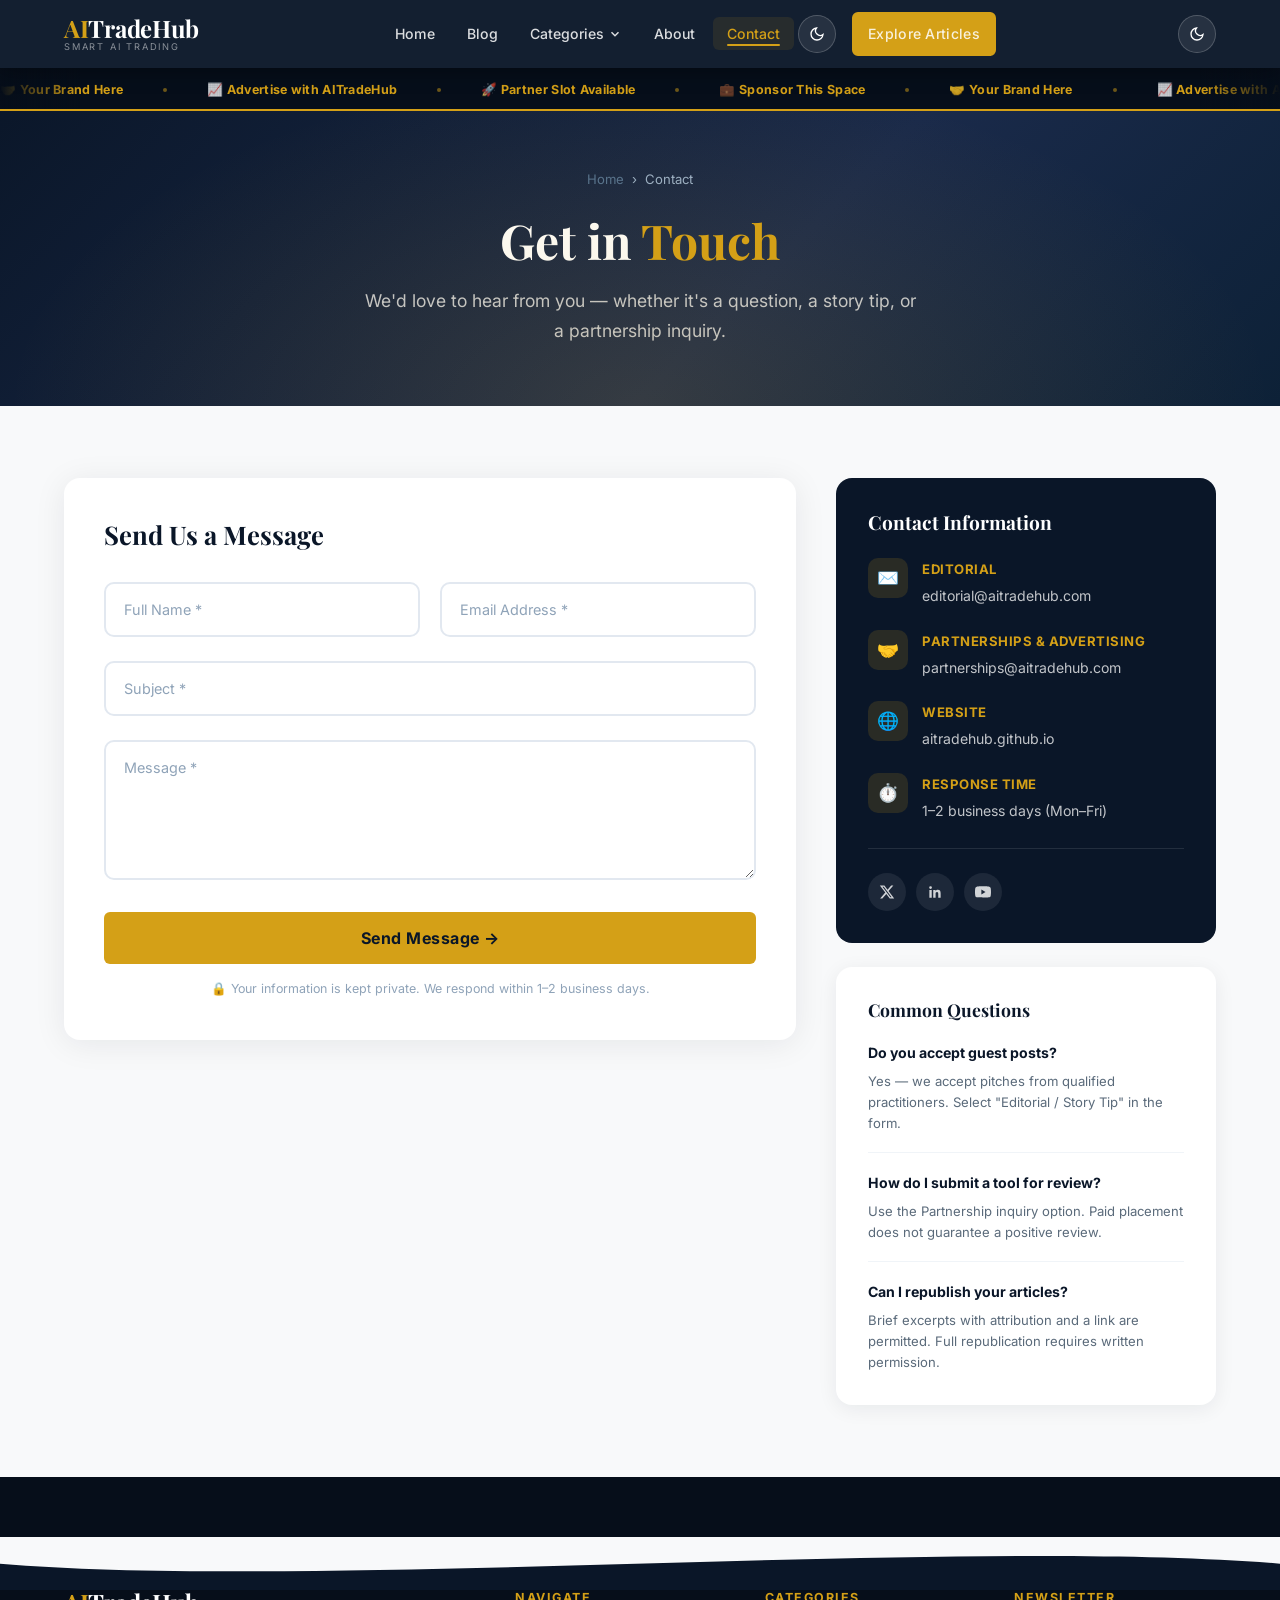
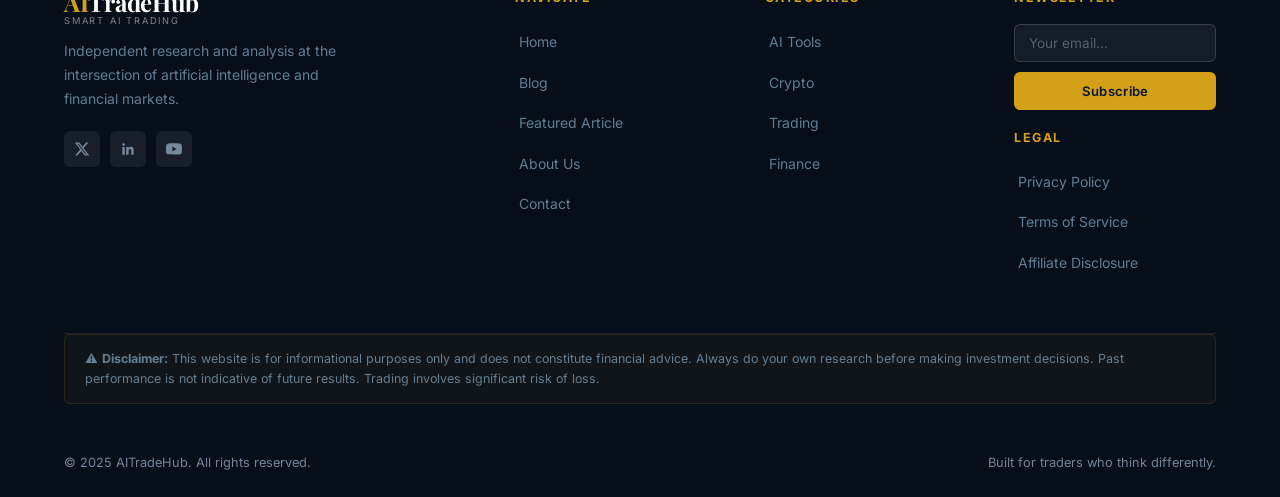
<file: contact.html>
<!DOCTYPE html>
<html lang="en">
<head>
<!-- Google tag (gtag.js) -->
<script async src="https://www.googletagmanager.com/gtag/js?id=G-5CXQ2C9YQ2"></script>
<script>
  window.dataLayer = window.dataLayer || [];
  function gtag(){dataLayer.push(arguments);}
  gtag('js', new Date());
  gtag('config', 'G-5CXQ2C9YQ2');
</script>
  <meta charset="UTF-8" />
  <meta name="viewport" content="width=device-width, initial-scale=1.0" />
  <title>Contact Us | AITradeHub</title>
  <meta name="description" content="Have a question, story tip, partnership inquiry, or feedback for AITradeHub? Reach out using our contact form or connect with us on social media." />
  <link rel="canonical" href="https://aitradehub.github.io/contact.html" />

  <meta property="og:type"        content="website" />
  <meta property="og:title"       content="Contact Us | AITradeHub" />
  <meta property="og:description" content="Reach out to the AITradeHub editorial team with questions, tips, or partnership inquiries." />
  <meta property="og:image"       content="https://aitradehub.github.io/images/og-contact.png" />
  <meta property="og:url"         content="https://aitradehub.github.io/contact.html" />
  <meta name="twitter:card"        content="summary" />
  <meta name="twitter:title"       content="Contact AITradeHub" />
  <meta name="twitter:description" content="Get in touch with the AITradeHub team." />

  <script async src="https://pagead2.googlesyndication.com/pagead/js/adsbygoogle.js?client=ca-pub-9463762029104442"
     crossorigin="anonymous"></script>
  <link rel="preconnect" href="https://fonts.googleapis.com" />
  <link rel="preconnect" href="https://fonts.gstatic.com" crossorigin />
  <link href="https://fonts.googleapis.com/css2?family=Inter:wght@400;500;600;700&family=Playfair+Display:wght@600;700;800&display=swap" rel="stylesheet" />
  <link rel="stylesheet" href="css/style.css" />
  <style>
    /* ── Contact page specific styles ── */
    .contact-hero-section {
      background: linear-gradient(135deg, #0a1628 0%, #1a2a4a 60%, #0d2137 100%);
      padding: 100px 0 60px;
      text-align: center;
      position: relative;
      overflow: hidden;
    }
    .contact-hero-section::before {
      content: '';
      position: absolute;
      inset: 0;
      background: radial-gradient(ellipse at 50% 100%, rgba(212,160,23,.15) 0%, transparent 70%);
    }
    .contact-hero-section .breadcrumb { justify-content: center; margin-bottom: 20px; }
    .contact-hero-section h1 {
      font-size: clamp(2rem, 5vw, 3rem);
      color: #fff;
      margin-bottom: 16px;
    }
    .contact-hero-section h1 span { color: var(--gold); }
    .contact-hero-section p {
      color: rgba(255,255,255,.75);
      font-size: 1.1rem;
      max-width: 560px;
      margin: 0 auto;
    }

    /* Contact layout */
    .contact-layout {
      display: grid;
      grid-template-columns: 1fr 380px;
      gap: 40px;
      align-items: start;
      padding: 72px 0;
    }
    @media (max-width: 900px) {
      .contact-layout { grid-template-columns: 1fr; }
    }

    /* Floating label form */
    .contact-card {
      background: #fff;
      border-radius: 16px;
      box-shadow: 0 4px 32px rgba(10,22,40,.08);
      padding: 40px;
    }
    .contact-card h2 {
      font-size: 1.6rem;
      color: var(--navy);
      margin-bottom: 32px;
    }
    .form-row-2 {
      display: grid;
      grid-template-columns: 1fr 1fr;
      gap: 20px;
    }
    @media (max-width: 560px) { .form-row-2 { grid-template-columns: 1fr; } }

    .floating-group {
      position: relative;
      margin-bottom: 24px;
    }
    .floating-group label {
      position: absolute;
      top: 16px;
      left: 16px;
      font-size: .9rem;
      color: #8fa3b8;
      pointer-events: none;
      transition: all .2s cubic-bezier(.4,0,.2,1);
      background: #fff;
      padding: 0 4px;
    }
    .floating-group input,
    .floating-group select,
    .floating-group textarea {
      width: 100%;
      padding: 16px;
      border: 2px solid #e2e8f0;
      border-radius: 10px;
      font-family: 'Inter', sans-serif;
      font-size: .95rem;
      color: var(--navy);
      background: #fff;
      transition: border-color .2s, box-shadow .2s;
      outline: none;
      appearance: none;
    }
    .floating-group textarea { resize: vertical; min-height: 140px; }
    .floating-group select { cursor: pointer; }

    .floating-group input:focus,
    .floating-group select:focus,
    .floating-group textarea:focus {
      border-color: var(--gold);
      box-shadow: 0 0 0 3px rgba(212,160,23,.15);
    }
    .floating-group input:focus + label,
    .floating-group input:not(:placeholder-shown) + label,
    .floating-group select:focus + label,
    .floating-group select.has-value + label,
    .floating-group textarea:focus + label,
    .floating-group textarea:not(:placeholder-shown) + label {
      top: -9px;
      font-size: .75rem;
      color: var(--gold);
    }
    .floating-group.error input,
    .floating-group.error select,
    .floating-group.error textarea {
      border-color: #e53e3e;
      box-shadow: 0 0 0 3px rgba(229,62,62,.12);
      animation: shake .35s cubic-bezier(.36,.07,.19,.97);
    }
    .floating-group.success input,
    .floating-group.success textarea {
      border-color: #38a169;
      box-shadow: 0 0 0 3px rgba(56,161,105,.12);
    }
    .field-error {
      display: none;
      font-size: .78rem;
      color: #e53e3e;
      margin-top: 4px;
    }
    .floating-group.error .field-error { display: block; }

    @keyframes shake {
      10%, 90% { transform: translateX(-2px); }
      20%, 80% { transform: translateX(3px); }
      30%, 50%, 70% { transform: translateX(-4px); }
      40%, 60% { transform: translateX(4px); }
    }

    /* Submit button */
    .submit-btn {
      width: 100%;
      padding: 16px;
      font-size: 1rem;
      font-weight: 700;
      letter-spacing: .5px;
      position: relative;
      overflow: hidden;
      border: none;
      cursor: pointer;
    }
    .submit-btn .btn-text { transition: opacity .2s; }
    .submit-btn .btn-spinner {
      display: none;
      position: absolute;
      inset: 0;
      align-items: center;
      justify-content: center;
    }
    .submit-btn.loading .btn-text { opacity: 0; }
    .submit-btn.loading .btn-spinner { display: flex; }
    .spinner-ring {
      width: 22px; height: 22px;
      border: 3px solid rgba(255,255,255,.3);
      border-top-color: #fff;
      border-radius: 50%;
      animation: spin .7s linear infinite;
    }
    @keyframes spin { to { transform: rotate(360deg); } }

    /* Success / Error message */
    .form-message {
      display: none;
      border-radius: 10px;
      padding: 16px 20px;
      font-size: .9rem;
      font-weight: 500;
      margin-top: 16px;
      transform: translateY(10px);
      opacity: 0;
      transition: all .35s cubic-bezier(.4,0,.2,1);
    }
    .form-message.show {
      display: block;
      opacity: 1;
      transform: translateY(0);
    }
    .form-message.success { background: #f0fff4; border: 1.5px solid #38a169; color: #276749; }
    .form-message.error-msg { background: #fff5f5; border: 1.5px solid #e53e3e; color: #c53030; }

    /* Info sidebar */
    .contact-sidebar { display: flex; flex-direction: column; gap: 24px; }

    .info-card {
      background: var(--navy);
      border-radius: 16px;
      padding: 32px;
      color: #fff;
    }
    .info-card h3 { color: #fff; font-size: 1.2rem; margin-bottom: 24px; }

    .info-item {
      display: flex;
      gap: 14px;
      align-items: flex-start;
      margin-bottom: 20px;
    }
    .info-item:last-of-type { margin-bottom: 0; }
    .info-icon {
      width: 40px; height: 40px;
      background: rgba(212,160,23,.15);
      border-radius: 10px;
      display: flex; align-items: center; justify-content: center;
      font-size: 1.1rem;
      flex-shrink: 0;
    }
    .info-item strong { display: block; color: var(--gold); font-size: .82rem; text-transform: uppercase; letter-spacing: .5px; margin-bottom: 2px; }
    .info-item span { font-size: .88rem; color: rgba(255,255,255,.75); }

    .info-social { display: flex; gap: 10px; margin-top: 24px; padding-top: 24px; border-top: 1px solid rgba(255,255,255,.1); }
    .info-social a {
      width: 38px; height: 38px;
      border-radius: 50%;
      background: rgba(255,255,255,.08);
      display: flex; align-items: center; justify-content: center;
      color: rgba(255,255,255,.8);
      transition: background .2s, color .2s;
    }
    .info-social a:hover { background: var(--gold); color: var(--navy); }
    .info-social svg { width: 16px; height: 16px; }

    .faq-card {
      background: #fff;
      border-radius: 16px;
      padding: 32px;
      box-shadow: 0 4px 20px rgba(10,22,40,.07);
    }
    .faq-card h3 { color: var(--navy); margin-bottom: 20px; font-size: 1.1rem; }
    .faq-item { margin-bottom: 18px; padding-bottom: 18px; border-bottom: 1px solid #f0f4f8; }
    .faq-item:last-child { margin-bottom: 0; padding-bottom: 0; border-bottom: none; }
    .faq-item strong { display: block; font-size: .88rem; color: var(--navy); margin-bottom: 6px; }
    .faq-item p { font-size: .82rem; color: #5a6a7a; line-height: 1.6; margin: 0; }
  </style>
</head>
<body>

<!-- ── Site Header ──────────────────────────────────────── -->
<header class="site-header solid">
  <div class="container">
    <nav class="navbar" role="navigation" aria-label="Main navigation">
      <a href="index.html" class="logo" aria-label="AITradeHub Home">
        <span class="logo-ai">AI</span><span class="logo-trade">TradeHub</span>
        <small>Smart AI Trading</small>
      </a>

      <ul class="nav-links" role="list">
        <li><a href="index.html">Home</a></li>
        <li><a href="blog.html">Blog</a></li>
        <li class="nav-dropdown">
          <a href="#" aria-haspopup="true">
            Categories
            <svg class="chevron" viewBox="0 0 24 24" fill="none" stroke="currentColor" stroke-width="2.5"><polyline points="6 9 12 15 18 9"/></svg>
          </a>
          <div class="dropdown-menu" role="menu">
            <a href="blog.html?cat=ai" role="menuitem"><span class="cat-dot cat-ai"></span> AI Tools</a>
            <a href="blog.html?cat=crypto" role="menuitem"><span class="cat-dot cat-crypto"></span> Crypto</a>
            <a href="blog.html?cat=trading" role="menuitem"><span class="cat-dot cat-trading"></span> Trading</a>
            <a href="blog.html?cat=finance" role="menuitem"><span class="cat-dot cat-finance"></span> Finance</a>
          </div>
        </li>
        <li><a href="about.html">About</a></li>
        <li><a href="contact.html" class="active">Contact</a></li>
        <li>
          <div class="nav-actions">
            <button class="dark-mode-btn" aria-label="Toggle dark mode" title="Toggle dark mode">
              <svg class="icon-moon" width="16" height="16" viewBox="0 0 24 24" fill="none" stroke="currentColor" stroke-width="2"><path d="M21 12.79A9 9 0 1111.21 3 7 7 0 0021 12.79z"/></svg>
              <svg class="icon-sun"  width="16" height="16" viewBox="0 0 24 24" fill="none" stroke="currentColor" stroke-width="2"><circle cx="12" cy="12" r="5"/><line x1="12" y1="1" x2="12" y2="3"/><line x1="12" y1="21" x2="12" y2="23"/><line x1="4.22" y1="4.22" x2="5.64" y2="5.64"/><line x1="18.36" y1="18.36" x2="19.78" y2="19.78"/><line x1="1" y1="12" x2="3" y2="12"/><line x1="21" y1="12" x2="23" y2="12"/><line x1="4.22" y1="19.78" x2="5.64" y2="18.36"/><line x1="18.36" y1="5.64" x2="19.78" y2="4.22"/></svg>
            </button>
            <a href="blog.html" class="btn btn-primary btn-sm">Explore Articles</a>
          </div>
        </li>
      </ul>

      <div style="display:flex;align-items:center;gap:10px;">
        <button class="dark-mode-btn" aria-label="Toggle dark mode" id="dm-mobile">
          <svg class="icon-moon" width="16" height="16" viewBox="0 0 24 24" fill="none" stroke="currentColor" stroke-width="2"><path d="M21 12.79A9 9 0 1111.21 3 7 7 0 0021 12.79z"/></svg>
          <svg class="icon-sun"  width="16" height="16" viewBox="0 0 24 24" fill="none" stroke="currentColor" stroke-width="2"><circle cx="12" cy="12" r="5"/><line x1="12" y1="1" x2="12" y2="3"/><line x1="12" y1="21" x2="12" y2="23"/></svg>
        </button>
        <button class="hamburger" aria-label="Toggle menu" aria-expanded="false">
          <span></span><span></span><span></span>
        </button>
      </div>
    </nav>
  </div>
</header>

<!-- ── Mobile Overlay ────────────────────────────────────── -->
<div class="mobile-overlay" role="dialog" aria-label="Mobile navigation">
  <ul class="mobile-nav-links">
    <li><a href="index.html">Home</a></li>
    <li><a href="blog.html">Blog</a></li>
    <li><a href="blog.html">Categories</a></li>
    <div class="mobile-cats">
      <a href="blog.html?cat=ai"><span class="cat-dot cat-ai" style="display:inline-block;margin-right:8px;"></span>AI Tools</a>
      <a href="blog.html?cat=crypto"><span class="cat-dot cat-crypto" style="display:inline-block;margin-right:8px;"></span>Crypto</a>
      <a href="blog.html?cat=trading"><span class="cat-dot cat-trading" style="display:inline-block;margin-right:8px;"></span>Trading</a>
      <a href="blog.html?cat=finance"><span class="cat-dot cat-finance" style="display:inline-block;margin-right:8px;"></span>Finance</a>
    </div>
    <li><a href="about.html">About</a></li>
    <li><a href="contact.html">Contact</a></li>
  </ul>
  <div class="mobile-actions">
    <a href="blog.html" class="btn btn-primary">Explore Articles</a>
    <div class="dark-toggle-row dark-mode-btn" role="button" aria-label="Toggle dark mode">
      <svg class="icon-moon" width="18" height="18" viewBox="0 0 24 24" fill="none" stroke="currentColor" stroke-width="2"><path d="M21 12.79A9 9 0 1111.21 3 7 7 0 0021 12.79z"/></svg>
      <svg class="icon-sun"  width="18" height="18" viewBox="0 0 24 24" fill="none" stroke="currentColor" stroke-width="2"><circle cx="12" cy="12" r="5"/><line x1="12" y1="1" x2="12" y2="3"/><line x1="12" y1="21" x2="12" y2="23"/></svg>
      <span>Toggle Dark Mode</span>
    </div>
  </div>
</div>

<!-- ── Sponsors Ticker ──────────────────────────────────── -->
<div class="ticker-wrap">
  <div class="ticker-track" id="tickerTrack">
    <span class="ticker-item">🤝 <a href="#">Your Brand Here</a></span>
    <span class="ticker-dot"></span>
    <span class="ticker-item">📈 <a href="#">Advertise with AITradeHub</a></span>
    <span class="ticker-dot"></span>
    <span class="ticker-item">🚀 <a href="#">Partner Slot Available</a></span>
    <span class="ticker-dot"></span>
    <span class="ticker-item">💼 <a href="#">Sponsor This Space</a></span>
    <span class="ticker-dot"></span>
  </div>
</div>

<!-- ── Contact Hero ──────────────────────────────────────── -->
<section class="contact-hero-section reveal">
  <div class="container">
    <nav class="breadcrumb" aria-label="Breadcrumb">
      <a href="index.html">Home</a><span>›</span><span>Contact</span>
    </nav>
    <h1>Get in <span>Touch</span></h1>
    <p>We'd love to hear from you — whether it's a question, a story tip, or a partnership inquiry.</p>
  </div>
</section>

<!-- ── Contact Content ───────────────────────────────────── -->
<div class="container">
  <div class="contact-layout">

    <!-- ── Form ── -->
    <div class="contact-card reveal">
      <h2>Send Us a Message</h2>

      <form id="contactForm" action="#" method="post" novalidate>

        <div class="form-row-2">
          <!-- Name -->
          <div class="floating-group" id="fg-name">
            <input type="text" id="contact-name" name="name" placeholder=" " required autocomplete="name" />
            <label for="contact-name">Full Name *</label>
            <span class="field-error">Please enter your name.</span>
          </div>
          <!-- Email -->
          <div class="floating-group" id="fg-email">
            <input type="email" id="contact-email" name="email" placeholder=" " required autocomplete="email" />
            <label for="contact-email">Email Address *</label>
            <span class="field-error">Please enter a valid email.</span>
          </div>
        </div>

        <!-- Subject -->
        <div class="floating-group" id="fg-subject">
          <select id="contact-subject" name="subject" required>
            <option value="" disabled selected></option>
            <option value="general">General Inquiry</option>
            <option value="editorial">Editorial / Story Tip</option>
            <option value="partnership">Partnership / Advertising</option>
            <option value="affiliate">Affiliate Program</option>
            <option value="correction">Content Correction</option>
            <option value="other">Other</option>
          </select>
          <label for="contact-subject">Subject *</label>
          <span class="field-error">Please select a subject.</span>
        </div>

        <!-- Message -->
        <div class="floating-group" id="fg-message">
          <textarea id="contact-message" name="message" placeholder=" " required></textarea>
          <label for="contact-message">Message *</label>
          <span class="field-error">Please write a message (min. 10 characters).</span>
        </div>

        <!-- Submit -->
        <button type="submit" class="btn btn-primary submit-btn">
          <span class="btn-text">Send Message →</span>
          <span class="btn-spinner"><span class="spinner-ring"></span></span>
        </button>

        <p style="font-size:.78rem;color:#8fa3b8;margin-top:14px;text-align:center;">
          🔒 Your information is kept private. We respond within 1–2 business days.
        </p>

        <!-- Messages -->
        <div class="form-message success" id="formSuccess">
          ✅ <strong>Message sent!</strong> Thank you for reaching out. We'll get back to you within 1–2 business days.
        </div>
        <div class="form-message error-msg" id="formError">
          ❌ Something went wrong. Please check the form and try again.
        </div>
      </form>
    </div>

    <!-- ── Sidebar ── -->
    <div class="contact-sidebar">

      <!-- Info card -->
      <div class="info-card reveal">
        <h3>Contact Information</h3>

        <div class="info-item">
          <div class="info-icon">✉️</div>
          <div>
            <strong>Editorial</strong>
            <span>editorial@aitradehub.com</span>
          </div>
        </div>
        <div class="info-item">
          <div class="info-icon">🤝</div>
          <div>
            <strong>Partnerships & Advertising</strong>
            <span>partnerships@aitradehub.com</span>
          </div>
        </div>
        <div class="info-item">
          <div class="info-icon">🌐</div>
          <div>
            <strong>Website</strong>
            <span>aitradehub.github.io</span>
          </div>
        </div>
        <div class="info-item">
          <div class="info-icon">⏱️</div>
          <div>
            <strong>Response Time</strong>
            <span>1–2 business days (Mon–Fri)</span>
          </div>
        </div>

        <div class="info-social">
          <a href="#" aria-label="Twitter/X">
            <svg viewBox="0 0 24 24" fill="currentColor"><path d="M18.244 2.25h3.308l-7.227 8.26 8.502 11.24H16.17l-5.214-6.817L4.99 21.75H1.68l7.73-8.835L1.254 2.25H8.08l4.713 6.231zm-1.161 17.52h1.833L7.084 4.126H5.117z"/></svg>
          </a>
          <a href="#" aria-label="LinkedIn">
            <svg viewBox="0 0 24 24" fill="currentColor"><path d="M20.447 20.452h-3.554v-5.569c0-1.328-.027-3.037-1.852-3.037-1.853 0-2.136 1.445-2.136 2.939v5.667H9.351V9h3.414v1.561h.046c.477-.9 1.637-1.85 3.37-1.85 3.601 0 4.267 2.37 4.267 5.455v6.286zM5.337 7.433a2.062 2.062 0 01-2.063-2.065 2.064 2.064 0 112.063 2.065zm1.782 13.019H3.555V9h3.564v11.452z"/></svg>
          </a>
          <a href="#" aria-label="YouTube">
            <svg viewBox="0 0 24 24" fill="currentColor"><path d="M23.498 6.186a3.016 3.016 0 00-2.122-2.136C19.505 3.545 12 3.545 12 3.545s-7.505 0-9.377.505A3.017 3.017 0 00.502 6.186C0 8.07 0 12 0 12s0 3.93.502 5.814a3.016 3.016 0 002.122 2.136c1.871.505 9.376.505 9.376.505s7.505 0 9.377-.505a3.015 3.015 0 002.122-2.136C24 15.93 24 12 24 12s0-3.93-.502-5.814zM9.545 15.568V8.432L15.818 12l-6.273 3.568z"/></svg>
          </a>
        </div>
      </div>

      <!-- FAQ -->
      <div class="faq-card reveal">
        <h3>Common Questions</h3>
        <div class="faq-item">
          <strong>Do you accept guest posts?</strong>
          <p>Yes — we accept pitches from qualified practitioners. Select "Editorial / Story Tip" in the form.</p>
        </div>
        <div class="faq-item">
          <strong>How do I submit a tool for review?</strong>
          <p>Use the Partnership inquiry option. Paid placement does not guarantee a positive review.</p>
        </div>
        <div class="faq-item">
          <strong>Can I republish your articles?</strong>
          <p>Brief excerpts with attribution and a link are permitted. Full republication requires written permission.</p>
        </div>
      </div>

    </div>
  </div>
</div>

<!-- ── Footer ───────────────────────────────────────────── -->
<footer class="site-footer">
  <div class="footer-wave">
    <svg viewBox="0 0 1440 60" preserveAspectRatio="none" xmlns="http://www.w3.org/2000/svg">
      <path d="M0,30 C360,60 1080,0 1440,30 L1440,60 L0,60 Z" fill="#0a1628"/>
    </svg>
  </div>
  <div class="container">
    <div class="footer-grid">
      <div class="footer-brand">
        <a href="index.html" class="logo">
          <span class="logo-ai">AI</span><span class="logo-trade">TradeHub</span>
          <small>Smart AI Trading</small>
        </a>
        <p>Independent research and analysis at the intersection of artificial intelligence and financial markets.</p>
        <div class="footer-social">
          <a href="#" class="footer-social-link" aria-label="Twitter/X"><svg viewBox="0 0 24 24" fill="currentColor"><path d="M18.244 2.25h3.308l-7.227 8.26 8.502 11.24H16.17l-5.214-6.817L4.99 21.75H1.68l7.73-8.835L1.254 2.25H8.08l4.713 6.231zm-1.161 17.52h1.833L7.084 4.126H5.117z"/></svg></a>
          <a href="#" class="footer-social-link" aria-label="LinkedIn"><svg viewBox="0 0 24 24" fill="currentColor"><path d="M20.447 20.452h-3.554v-5.569c0-1.328-.027-3.037-1.852-3.037-1.853 0-2.136 1.445-2.136 2.939v5.667H9.351V9h3.414v1.561h.046c.477-.9 1.637-1.85 3.37-1.85 3.601 0 4.267 2.37 4.267 5.455v6.286zM5.337 7.433a2.062 2.062 0 01-2.063-2.065 2.064 2.064 0 112.063 2.065zm1.782 13.019H3.555V9h3.564v11.452z"/></svg></a>
          <a href="#" class="footer-social-link" aria-label="YouTube"><svg viewBox="0 0 24 24" fill="currentColor"><path d="M23.498 6.186a3.016 3.016 0 00-2.122-2.136C19.505 3.545 12 3.545 12 3.545s-7.505 0-9.377.505A3.017 3.017 0 00.502 6.186C0 8.07 0 12 0 12s0 3.93.502 5.814a3.016 3.016 0 002.122 2.136c1.871.505 9.376.505 9.376.505s7.505 0 9.377-.505a3.015 3.015 0 002.122-2.136C24 15.93 24 12 24 12s0-3.93-.502-5.814zM9.545 15.568V8.432L15.818 12l-6.273 3.568z"/></svg></a>
        </div>
      </div>
      <div class="footer-col">
        <h4>Navigate</h4>
        <ul>
          <li><a href="index.html">Home</a></li>
          <li><a href="blog.html">Blog</a></li>
          <li><a href="article.html">Featured Article</a></li>
          <li><a href="about.html">About Us</a></li>
          <li><a href="contact.html">Contact</a></li>
        </ul>
      </div>
      <div class="footer-col">
        <h4>Categories</h4>
        <ul>
          <li><a href="blog.html?cat=ai">AI Tools</a></li>
          <li><a href="blog.html?cat=crypto">Crypto</a></li>
          <li><a href="blog.html?cat=trading">Trading</a></li>
          <li><a href="blog.html?cat=finance">Finance</a></li>
        </ul>
      </div>
      <div class="footer-col">
        <h4>Newsletter</h4>
        <div class="footer-newsletter">
          <input type="email" placeholder="Your email…" aria-label="Newsletter email" />
          <button class="btn btn-primary btn-sm">Subscribe</button>
        </div>
        <div style="margin-top:20px;">
          <h4>Legal</h4>
          <ul style="margin-top:0;">
            <li><a href="#">Privacy Policy</a></li>
            <li><a href="#">Terms of Service</a></li>
            <li><a href="#">Affiliate Disclosure</a></li>
          </ul>
        </div>
      </div>
    </div>

    <div class="footer-disclaimer">
      ⚠️ <strong>Disclaimer:</strong> This website is for informational purposes only and does not constitute financial advice.
      Always do your own research before making investment decisions. Past performance is not indicative of future results.
      Trading involves significant risk of loss.
    </div>
    <div class="footer-bottom">
      <span>© 2025 AITradeHub. All rights reserved.</span>
      <span>Built for traders who think differently.</span>
    </div>
  </div>
</footer>

<!-- ── Back to Top ───────────────────────────────────────── -->
<button id="back-to-top" aria-label="Back to top">
  <svg viewBox="0 0 24 24" fill="none" stroke="currentColor" stroke-width="2.5"><polyline points="18 15 12 9 6 15"/></svg>
</button>

<script src="js/main.js"></script>
<script>
/* ── Contact form validation & submit ── */
(function(){
  const form    = document.getElementById('contactForm');
  const success = document.getElementById('formSuccess');
  const errMsg  = document.getElementById('formError');

  function showMsg(el) {
    el.style.display = 'block';
    requestAnimationFrame(() => el.classList.add('show'));
  }

  function validate(field, fg, test) {
    if (!test) {
      fg.classList.add('error');
      fg.classList.remove('success');
      return false;
    }
    fg.classList.remove('error');
    fg.classList.add('success');
    return true;
  }

  // Live validation on blur
  document.getElementById('contact-name').addEventListener('blur', function(){
    validate(this, document.getElementById('fg-name'), this.value.trim().length >= 2);
  });
  document.getElementById('contact-email').addEventListener('blur', function(){
    validate(this, document.getElementById('fg-email'), /^[^\s@]+@[^\s@]+\.[^\s@]+$/.test(this.value));
  });
  document.getElementById('contact-subject').addEventListener('change', function(){
    const fg = document.getElementById('fg-subject');
    if (this.value) { fg.classList.remove('error'); fg.classList.add('success'); fg.querySelector('select').classList.add('has-value'); }
    else fg.classList.add('error');
  });
  document.getElementById('contact-message').addEventListener('blur', function(){
    validate(this, document.getElementById('fg-message'), this.value.trim().length >= 10);
  });

  form.addEventListener('submit', function(e){
    e.preventDefault();
    const name    = document.getElementById('contact-name');
    const email   = document.getElementById('contact-email');
    const subject = document.getElementById('contact-subject');
    const message = document.getElementById('contact-message');

    const v1 = validate(name,    document.getElementById('fg-name'),    name.value.trim().length >= 2);
    const v2 = validate(email,   document.getElementById('fg-email'),   /^[^\s@]+@[^\s@]+\.[^\s@]+$/.test(email.value));
    const v3 = validate(subject, document.getElementById('fg-subject'), subject.value !== '');
    const v4 = validate(message, document.getElementById('fg-message'), message.value.trim().length >= 10);

    if (!v1 || !v2 || !v3 || !v4) {
      showMsg(errMsg);
      setTimeout(() => { errMsg.classList.remove('show'); setTimeout(()=>errMsg.style.display='none', 350); }, 4000);
      return;
    }

    // Show loading
    const btn = form.querySelector('.submit-btn');
    btn.classList.add('loading');
    btn.disabled = true;

    // Simulate send (no backend)
    setTimeout(() => {
      btn.classList.remove('loading');
      btn.disabled = false;
      form.reset();
      document.querySelectorAll('.floating-group').forEach(fg => fg.classList.remove('success','error'));
      showMsg(success);
    }, 1800);
  });
})();
</script>
</body>
</html>
</file>
<file: css/style.css>
/* ============================================================
   AITradeHub — style.css (complete overhaul)
   Colors: Navy #0a1628 | Gold #d4a017 | Light bg #f8f9fa
   Fonts:  Inter (body) | Playfair Display (headings)
   Architecture: CSS custom properties + mobile-first
============================================================ */

/* ── CSS Custom Properties ─────────────────────────────── */
:root {
  /* Brand Colors */
  --navy:        #0a1628;
  --navy-deep:   #060e1a;
  --navy-mid:    #0d2040;
  --navy-light:  #122a50;
  --gold:        #d4a017;
  --gold-hover:  #b8860b;
  --gold-light:  #f0c040;
  --gold-pale:   rgba(212,160,23,.12);

  /* Category Colors */
  --cat-ai:      #7c3aed;
  --cat-crypto:  #f59e0b;
  --cat-trading: #10b981;
  --cat-finance: #3b82f6;

  /* UI Colors (light mode) */
  --bg:          #f8f9fa;
  --bg-white:    #ffffff;
  --bg-card:     #ffffff;
  --text-primary:#1a2a3a;
  --text-body:   #3a4a5a;
  --text-muted:  #5a6a7a;
  --text-light:  #8fa3b8;
  --border:      #e2e8f0;
  --border-light:#edf2f7;

  /* Shadows */
  --shadow-sm:   0 2px 8px rgba(10,22,40,.06);
  --shadow-md:   0 4px 20px rgba(10,22,40,.10);
  --shadow-lg:   0 12px 40px rgba(10,22,40,.16);
  --shadow-gold: 0 8px 28px rgba(212,160,23,.30);

  /* Spacing */
  --space-xs:    8px;
  --space-sm:    16px;
  --space-md:    24px;
  --space-lg:    40px;
  --space-xl:    64px;
  --space-2xl:   96px;

  /* Border Radius */
  --radius-sm:   6px;
  --radius-md:   10px;
  --radius-lg:   16px;
  --radius-xl:   24px;
  --radius-full: 9999px;

  /* Typography */
  --font-body:   'Inter', sans-serif;
  --font-head:   'Playfair Display', serif;

  /* Transitions */
  --ease:        cubic-bezier(.4, 0, .2, 1);
  --ease-out:    cubic-bezier(0, 0, .2, 1);
  --ease-spring: cubic-bezier(.34, 1.56, .64, 1);
  --duration-fast:  150ms;
  --duration-base:  250ms;
  --duration-slow:  400ms;

  /* Navbar */
  --nav-height:  68px;
  --ticker-height: 36px;
}

/* ── Dark Mode ─────────────────────────────────────────── */
[data-theme="dark"] {
  --bg:          #0a1628;
  --bg-white:    #0d1f38;
  --bg-card:     #112240;
  --text-primary:#e8f0f8;
  --text-body:   #a8c0d8;
  --text-muted:  #6a8aa0;
  --text-light:  #4a6a80;
  --border:      rgba(255,255,255,.08);
  --border-light:rgba(255,255,255,.05);
  --shadow-sm:   0 2px 8px rgba(0,0,0,.3);
  --shadow-md:   0 4px 20px rgba(0,0,0,.4);
  --shadow-lg:   0 12px 40px rgba(0,0,0,.5);
}

/* ── Reset & Base ──────────────────────────────────────── */
*, *::before, *::after {
  box-sizing: border-box;
  margin: 0;
  padding: 0;
}

html {
  scroll-behavior: smooth;
  font-size: 16px;
  overflow-x: hidden;
  background: #060e1a;
}

/* Offset for fixed navbar + ticker */
body > .ticker-wrap + *,
body > .ticker-wrap ~ section:first-of-type { }
.hero { margin-top: var(--ticker-height) !important; }

body {
  font-family: var(--font-body);
  background: var(--bg);
  color: var(--text-body);
  line-height: 1.7;
  -webkit-font-smoothing: antialiased;
  -moz-osx-font-smoothing: grayscale;
  transition: background var(--duration-slow) var(--ease),
              color var(--duration-slow) var(--ease);
}

h1, h2, h3, h4, h5, h6 {
  font-family: var(--font-head);
  line-height: 1.25;
  color: var(--text-primary);
}

a {
  color: var(--gold);
  text-decoration: none;
  transition: color var(--duration-fast) var(--ease);
}

a:hover { color: var(--gold-hover); }

img { max-width: 100%; display: block; }

/* ── Container ─────────────────────────────────────────── */
.container {
  max-width: 1200px;
  margin: 0 auto;
  padding: 0 var(--space-md);
}

.section { padding: var(--space-xl) 0; }

/* ── Section Titles with animated underline ─────────────── */
.section-title {
  font-size: clamp(1.6rem, 3vw, 2.2rem);
  margin-bottom: 12px;
  color: var(--text-primary);
  position: relative;
  display: inline-block;
}

.section-title::after {
  content: '';
  position: absolute;
  bottom: -6px;
  left: 0;
  width: 0;
  height: 3px;
  background: linear-gradient(90deg, var(--gold), var(--gold-light));
  border-radius: 2px;
  transition: width var(--duration-slow) var(--ease);
}

.section-title.in-view::after {
  width: 100%;
}

.section-subtitle {
  color: var(--text-muted);
  font-size: 1.05rem;
  margin-bottom: var(--space-lg);
  max-width: 600px;
}

.divider {
  width: 60px;
  height: 4px;
  background: linear-gradient(90deg, var(--gold), var(--gold-light));
  border-radius: 2px;
  margin: 12px 0 var(--space-md);
}

/* ── Scroll Animations ─────────────────────────────────── */
.animate-on-scroll {
  opacity: 0;
  transform: translateY(32px);
  transition: opacity var(--duration-slow) var(--ease),
              transform var(--duration-slow) var(--ease);
}

.animate-on-scroll.in-view {
  opacity: 1;
  transform: translateY(0);
}

/* Staggered delays for card grids */
.stagger-1 { transition-delay: 60ms; }
.stagger-2 { transition-delay: 120ms; }
.stagger-3 { transition-delay: 180ms; }
.stagger-4 { transition-delay: 240ms; }
.stagger-5 { transition-delay: 300ms; }
.stagger-6 { transition-delay: 360ms; }

/* ── Buttons ────────────────────────────────────────────── */
.btn {
  display: inline-flex;
  align-items: center;
  justify-content: center;
  gap: 8px;
  padding: 13px 32px;
  border-radius: var(--radius-sm);
  font-weight: 600;
  font-size: .95rem;
  cursor: pointer;
  border: 2px solid transparent;
  transition: all var(--duration-base) var(--ease);
  letter-spacing: .3px;
  font-family: var(--font-body);
  position: relative;
  overflow: hidden;
  text-decoration: none;
}

/* Ripple effect container */
.btn .ripple {
  position: absolute;
  border-radius: 50%;
  background: rgba(255,255,255,.3);
  transform: scale(0);
  animation: ripple-anim 0.6s linear;
  pointer-events: none;
}

@keyframes ripple-anim {
  to { transform: scale(4); opacity: 0; }
}

.btn-primary {
  background: var(--gold);
  color: var(--navy);
  border-color: var(--gold);
}

.btn-primary:hover {
  background: var(--gold-hover);
  border-color: var(--gold-hover);
  color: #fff;
  transform: translateY(-2px);
  box-shadow: var(--shadow-gold);
}

.btn-outline {
  background: transparent;
  color: var(--gold);
  border-color: var(--gold);
}

.btn-outline:hover {
  background: var(--gold);
  color: var(--navy);
  transform: translateY(-2px);
}

.btn-sm { padding: 8px 20px; font-size: .85rem; }

.btn-ghost {
  background: rgba(255,255,255,.1);
  color: #fff;
  border-color: rgba(255,255,255,.2);
}

.btn-ghost:hover {
  background: rgba(255,255,255,.2);
  color: #fff;
}

/* ── Navbar ─────────────────────────────────────────────── */
.site-header {
  position: fixed;
  top: 0;
  left: 0;
  right: 0;
  z-index: 1000;
  background: rgba(10, 22, 40, 0.97);
  backdrop-filter: blur(12px);
  -webkit-backdrop-filter: blur(12px);
  box-shadow: 0 2px 20px rgba(0,0,0,.4);
  transition: background var(--duration-base) var(--ease),
              box-shadow var(--duration-base) var(--ease);
}

.site-header.solid,
.site-header.scrolled {
  background: rgba(10, 22, 40, 0.96);
  backdrop-filter: blur(12px);
  -webkit-backdrop-filter: blur(12px);
  box-shadow: 0 2px 20px rgba(0,0,0,.4);
}

.navbar {
  display: flex;
  align-items: center;
  justify-content: space-between;
  height: var(--nav-height);
  gap: var(--space-md);
}

/* Logo */
.logo {
  font-family: var(--font-head);
  font-size: 1.5rem;
  font-weight: 700;
  color: #fff;
  letter-spacing: -.3px;
  text-decoration: none;
  flex-shrink: 0;
  line-height: 1;
}

.logo .logo-ai    { color: var(--gold); }
.logo .logo-trade { color: #fff; }

.logo small {
  display: block;
  font-family: var(--font-body);
  font-size: .58rem;
  font-weight: 400;
  color: rgba(255,255,255,.5);
  letter-spacing: 1.8px;
  text-transform: uppercase;
  margin-top: 2px;
}

/* Nav Links */
.nav-links {
  display: flex;
  list-style: none;
  gap: 4px;
  align-items: center;
}

.nav-links a {
  color: rgba(255,255,255,.85);
  font-size: .88rem;
  font-weight: 500;
  padding: 8px 14px;
  border-radius: var(--radius-sm);
  transition: all var(--duration-fast) var(--ease);
  position: relative;
  text-decoration: none;
}

.nav-links a::after {
  content: '';
  position: absolute;
  bottom: 4px;
  left: 14px;
  right: 14px;
  height: 2px;
  background: var(--gold);
  transform: scaleX(0);
  transform-origin: left;
  transition: transform var(--duration-base) var(--ease);
  border-radius: 1px;
}

.nav-links a:hover,
.nav-links a.active {
  color: var(--gold);
  background: rgba(212,160,23,.1);
}

.nav-links a:hover::after,
.nav-links a.active::after {
  transform: scaleX(1);
}

.nav-links .btn { margin-left: 8px; }
.nav-links .btn::after { display: none; }

/* Navbar right actions */
.nav-actions {
  display: flex;
  align-items: center;
  gap: 8px;
}

/* Dark mode toggle */
.dark-mode-btn {
  width: 38px;
  height: 38px;
  border-radius: 50%;
  border: 1.5px solid rgba(255,255,255,.2);
  background: rgba(255,255,255,.08);
  color: #fff;
  cursor: pointer;
  display: flex;
  align-items: center;
  justify-content: center;
  transition: all var(--duration-base) var(--ease);
  flex-shrink: 0;
}

.dark-mode-btn:hover {
  background: var(--gold-pale);
  border-color: var(--gold);
  color: var(--gold);
}

.dark-mode-btn .icon-sun  { display: none; }
.dark-mode-btn .icon-moon { display: block; }

[data-theme="dark"] .dark-mode-btn .icon-sun  { display: block; }
[data-theme="dark"] .dark-mode-btn .icon-moon { display: none; }

/* Dropdown */
.nav-dropdown {
  position: relative;
}

.nav-dropdown > a {
  display: flex;
  align-items: center;
  gap: 4px;
}

.nav-dropdown > a .chevron {
  width: 14px;
  height: 14px;
  transition: transform var(--duration-base) var(--ease);
}

.nav-dropdown:hover > a .chevron,
.nav-dropdown.open > a .chevron {
  transform: rotate(180deg);
}

.dropdown-menu {
  position: absolute;
  top: calc(100% + 8px);
  left: 50%;
  transform: translateX(-50%) translateY(-8px);
  min-width: 180px;
  background: var(--navy-deep);
  border: 1px solid rgba(255,255,255,.1);
  border-radius: var(--radius-md);
  padding: 8px;
  opacity: 0;
  visibility: hidden;
  pointer-events: none;
  transition: opacity var(--duration-base) var(--ease),
              transform var(--duration-base) var(--ease),
              visibility var(--duration-base);
  box-shadow: var(--shadow-lg);
  z-index: 10;
}

.nav-dropdown:hover .dropdown-menu,
.nav-dropdown.open .dropdown-menu {
  opacity: 1;
  visibility: visible;
  pointer-events: all;
  transform: translateX(-50%) translateY(0);
}

.dropdown-menu a {
  display: flex;
  align-items: center;
  gap: 10px;
  padding: 10px 14px;
  border-radius: var(--radius-sm);
  font-size: .88rem;
  color: rgba(255,255,255,.8);
  width: 100%;
  transition: all var(--duration-fast) var(--ease);
}

.dropdown-menu a::after { display: none; }

.dropdown-menu a:hover {
  background: rgba(212,160,23,.15);
  color: var(--gold);
}

.dropdown-menu .cat-dot {
  width: 8px;
  height: 8px;
  border-radius: 50%;
  flex-shrink: 0;
}

/* Hamburger */
.hamburger {
  display: none;
  flex-direction: column;
  gap: 5px;
  cursor: pointer;
  padding: 6px;
  background: none;
  border: none;
  z-index: 1100;
}

.hamburger span {
  display: block;
  width: 24px;
  height: 2px;
  background: var(--gold);
  border-radius: 2px;
  transition: all var(--duration-base) var(--ease);
}

.hamburger.open span:nth-child(1) { transform: translateY(7px) rotate(45deg); }
.hamburger.open span:nth-child(2) { opacity: 0; transform: scaleX(0); }
.hamburger.open span:nth-child(3) { transform: translateY(-7px) rotate(-45deg); }

/* Mobile overlay */
.mobile-overlay {
  position: fixed;
  inset: 0;
  background: var(--navy-deep);
  z-index: 1050;
  display: flex;
  flex-direction: column;
  padding: calc(var(--nav-height) + 24px) 32px 40px;
  transform: translateX(110%);
  transition: transform .4s cubic-bezier(.4,0,.2,1), visibility .4s;
  overflow-y: auto;
  visibility: hidden;
  pointer-events: none;
}
.mobile-overlay.open {
  transform: translateX(0);
  visibility: visible;
  pointer-events: auto;
}


.mobile-overlay .mobile-nav-links {
  list-style: none;
  display: flex;
  flex-direction: column;
  gap: 4px;
}

.mobile-overlay .mobile-nav-links a {
  display: block;
  color: rgba(255,255,255,.85);
  font-size: 1.2rem;
  font-weight: 600;
  padding: 14px 0;
  border-bottom: 1px solid rgba(255,255,255,.08);
  transition: color var(--duration-fast) var(--ease);
}

.mobile-overlay .mobile-nav-links a:hover { color: var(--gold); }

.mobile-overlay .mobile-cats {
  padding: 8px 0 8px 20px;
  display: flex;
  flex-direction: column;
  gap: 2px;
}

.mobile-overlay .mobile-cats a {
  font-size: 1rem;
  padding: 10px 0;
  color: rgba(255,255,255,.65);
}

.mobile-overlay .mobile-actions {
  display: flex;
  flex-direction: column;
  gap: 12px;
  margin-top: 32px;
}

.mobile-overlay .dark-toggle-row {
  display: flex;
  align-items: center;
  gap: 12px;
  color: rgba(255,255,255,.7);
  font-size: .9rem;
  cursor: pointer;
  padding: 12px 0;
}

/* Page offset for fixed navbar */
body::before {
  content: '';
  display: block;
  height: var(--nav-height);
}

/* ── Sponsors Ticker ───────────────────────────────────── */
.ticker-wrap {
  background: var(--navy-deep);
  padding: 7px 0;
  border-bottom: 2px solid var(--gold);
  overflow: hidden;
  white-space: nowrap;
  position: fixed;
  top: var(--nav-height);
  left: 0;
  right: 0;
  z-index: 999;
  margin-top: 0;
}

.ticker-wrap::before,
.ticker-wrap::after {
  content: '';
  position: absolute;
  top: 0; bottom: 0;
  width: 80px;
  z-index: 2;
  pointer-events: none;
}

.ticker-wrap::before {
  left: 0;
  background: linear-gradient(90deg, var(--navy-deep), transparent);
}

.ticker-wrap::after {
  right: 0;
  background: linear-gradient(-90deg, var(--navy-deep), transparent);
}

.ticker-track {
  display: inline-flex;
  align-items: center;
  animation: ticker-scroll 30s linear infinite;
  will-change: transform;
}

.ticker-track:hover { opacity: 1; }

.ticker-item {
  display: inline-block;
  color: rgba(255,255,255,.8);
  font-size: .78rem;
  font-weight: 500;
  letter-spacing: .3px;
  padding: 0 40px 0 0;
  white-space: nowrap;
}

.ticker-item a {
  color: var(--gold);
  font-weight: 700;
  text-decoration: none;
  transition: color var(--duration-fast) var(--ease);
}

.ticker-item a:hover { color: var(--gold-light); }

.ticker-dot {
  display: inline-block;
  width: 4px; height: 4px;
  background: var(--gold);
  border-radius: 50%;
  margin-right: 40px;
  flex-shrink: 0;
  opacity: .5;
}

@keyframes ticker-scroll {
  0%   { transform: translateX(0); }
  100% { transform: translateX(-50%); }
}

/* ── Hero (index only) ─────────────────────────────────── */
.hero {
  position: relative;
  min-height: 90vh;
  display: flex;
  align-items: center;
  overflow: hidden;
  background: var(--navy);
  padding: var(--space-2xl) 0 var(--space-xl);
}

/* Background image with dark overlay */
.hero::before {
  content: '';
  position: absolute;
  inset: 0;
  background-image: url('images/hero-bg.jpg');
  background-size: cover;
  background-position: center;
  background-repeat: no-repeat;
  opacity: 0.3;
  z-index: 0;
}

/* Dark gradient overlay so text is always readable */
.hero::after {
  content: '';
  position: absolute;
  inset: 0;
  background: linear-gradient(
    135deg,
    rgba(10,22,40,0.92) 0%,
    rgba(10,22,40,0.80) 50%,
    rgba(10,22,40,0.88) 100%
  );
  z-index: 1;
  pointer-events: none;
}

/* Particle canvas */
#particles-canvas {
  position: absolute;
  inset: 0;
  pointer-events: none;
  z-index: 1;
}

.hero-inner {
  position: relative;
  z-index: 2;
  max-width: 800px;
}

.hero-eyebrow {
  display: inline-flex;
  align-items: center;
  gap: 8px;
  background: rgba(212,160,23,.12);
  border: 1px solid rgba(212,160,23,.3);
  color: var(--gold);
  font-size: .78rem;
  font-weight: 700;
  letter-spacing: 2px;
  text-transform: uppercase;
  padding: 6px 18px;
  border-radius: var(--radius-full);
  margin-bottom: 28px;
  opacity: 1;
}

.hero h1 {
  font-size: clamp(2.2rem, 5.5vw, 3.8rem);
  color: #fff;
  margin-bottom: 24px;
  line-height: 1.15;
  opacity: 1;
}

/* Typing cursor */
.typing-cursor {
  display: inline-block;
  width: 3px;
  height: 1em;
  background: var(--gold);
  margin-left: 4px;
  vertical-align: middle;
  border-radius: 1px;
  animation: blink 1s step-end infinite;
}

@keyframes blink {
  0%, 100% { opacity: 1; }
  50%       { opacity: 0; }
}

.hero-lead {
  font-size: 1.15rem;
  color: rgba(168,192,216,.9);
  max-width: 580px;
  margin-bottom: 40px;
  line-height: 1.8;
  opacity: 1;
}

.hero-actions {
  display: flex;
  gap: 16px;
  flex-wrap: wrap;
  align-items: center;
  opacity: 0;
  opacity: 1;
}

.hero-stats {
  display: flex;
  gap: 48px;
  margin-top: 56px;
  padding-top: 40px;
  border-top: 1px solid rgba(255,255,255,.1);
  opacity: 0;
  animation: fade-in 0.8s var(--ease) 2.8s forwards;
  flex-wrap: wrap;
}

.stat-item { text-align: left; }

.stat-number {
  font-family: var(--font-head);
  font-size: 2rem;
  font-weight: 700;
  color: var(--gold);
  display: block;
  line-height: 1;
}

.stat-label {
  font-size: .75rem;
  color: rgba(122,150,174,.9);
  text-transform: uppercase;
  letter-spacing: 1px;
  margin-top: 4px;
}

/* Scroll indicator */
.scroll-indicator {
  position: absolute;
  bottom: 32px;
  left: 50%;
  transform: translateX(-50%);
  z-index: 2;
  display: flex;
  flex-direction: column;
  align-items: center;
  gap: 6px;
  color: rgba(255,255,255,.4);
  font-size: .7rem;
  letter-spacing: 2px;
  text-transform: uppercase;
  animation: fade-in 1s var(--ease) 3s both;
}

.scroll-indicator svg {
  animation: bounce 2s var(--ease) infinite;
}

@keyframes bounce {
  0%, 100% { transform: translateY(0); }
  50%       { transform: translateY(8px); }
}

/* Hero parallax wrapper */
.hero-parallax {
  will-change: transform;
}

/* ── Animations (shared) ───────────────────────────────── */
@keyframes fade-in-up {
  from { opacity: 0; transform: translateY(24px); }
  to   { opacity: 1; transform: translateY(0); }
}

@keyframes fade-in {
  from { opacity: 0; }
  to   { opacity: 1; }
}

/* ── Category Bar ──────────────────────────────────────── */
.categories-bar {
  background: var(--bg-white);
  border-bottom: 1px solid var(--border);
  padding: 0;
  position: sticky;
  top: var(--nav-height);
  z-index: 900;
  transition: background var(--duration-slow) var(--ease);
}

.categories-bar .container {
  display: flex;
  gap: 0;
  overflow-x: auto;
  scrollbar-width: none;
}

.categories-bar .container::-webkit-scrollbar { display: none; }

.cat-link {
  display: flex;
  align-items: center;
  gap: 8px;
  padding: 16px 24px;
  font-size: .88rem;
  font-weight: 600;
  color: var(--text-muted);
  white-space: nowrap;
  border-bottom: 3px solid transparent;
  transition: all var(--duration-base) var(--ease);
  text-decoration: none;
}

.cat-link:hover {
  color: var(--text-primary);
  border-bottom-color: var(--gold);
}

.cat-dot {
  width: 8px; height: 8px;
  border-radius: 50%;
  flex-shrink: 0;
}

/* Category color system */
.cat-ai      { background: var(--cat-ai); }
.cat-crypto  { background: var(--cat-crypto); }
.cat-trading { background: var(--cat-trading); }
.cat-finance { background: var(--cat-finance); }

/* ── Badges ────────────────────────────────────────────── */
.badge {
  display: inline-block;
  font-size: .72rem;
  font-weight: 700;
  letter-spacing: .5px;
  text-transform: uppercase;
  padding: 4px 10px;
  border-radius: var(--radius-full);
  color: #fff;
}

.badge-ai      { background: var(--cat-ai); }
.badge-crypto  { background: var(--cat-crypto); color: var(--navy); }
.badge-trading { background: var(--cat-trading); }
.badge-finance { background: var(--cat-finance); }

/* ── Article Cards ─────────────────────────────────────── */
.articles-grid {
  display: grid;
  grid-template-columns: repeat(auto-fill, minmax(320px, 1fr));
  gap: 28px;
}

.article-card {
  background: var(--bg-card);
  border-radius: var(--radius-lg);
  overflow: hidden;
  box-shadow: var(--shadow-sm);
  transition: transform var(--duration-base) var(--ease),
              box-shadow var(--duration-base) var(--ease),
              border-color var(--duration-base) var(--ease);
  display: flex;
  flex-direction: column;
  border: 1px solid var(--border);
  position: relative;
}

.article-card::after {
  content: '';
  position: absolute;
  inset: 0;
  border-radius: var(--radius-lg);
  border: 2px solid var(--gold);
  opacity: 0;
  transition: opacity var(--duration-base) var(--ease);
  pointer-events: none;
}

.article-card:hover {
  transform: translateY(-8px);
  box-shadow: var(--shadow-lg);
}

.article-card:hover::after {
  opacity: 1;
}

.card-thumb {
  position: relative;
  padding-top: 56%;
  overflow: hidden;
}

.card-thumb-placeholder {
  position: absolute;
  inset: 0;
  display: flex;
  flex-direction: column;
  align-items: center;
  justify-content: center;
  background: linear-gradient(135deg, var(--navy), var(--navy-light));
  color: rgba(212,160,23,.6);
  transition: transform var(--duration-slow) var(--ease);
}

.article-card:hover .card-thumb-placeholder {
  transform: scale(1.05);
}

.card-thumb-placeholder svg {
  width: 40px; height: 40px;
  margin-bottom: 10px;
}

.card-thumb-placeholder span {
  font-size: .68rem;
  letter-spacing: 2px;
  text-transform: uppercase;
  color: rgba(200,220,240,.4);
}

.card-badge-wrap {
  position: absolute;
  top: 14px; left: 14px;
  z-index: 1;
}

/* Read time badge */
.card-read-time {
  position: absolute;
  bottom: 12px;
  right: 12px;
  background: rgba(0,0,0,.6);
  backdrop-filter: blur(4px);
  color: rgba(255,255,255,.9);
  font-size: .7rem;
  font-weight: 600;
  padding: 3px 8px;
  border-radius: var(--radius-full);
  letter-spacing: .5px;
}

.card-body {
  padding: 24px;
  flex: 1;
  display: flex;
  flex-direction: column;
}

.card-meta {
  display: flex;
  align-items: center;
  gap: 8px;
  font-size: .78rem;
  color: var(--text-light);
  margin-bottom: 10px;
}

.card-title {
  font-size: 1.08rem;
  margin-bottom: 10px;
  color: var(--text-primary);
  line-height: 1.35;
}

.card-title a {
  color: inherit;
  transition: color var(--duration-fast) var(--ease);
}

.card-title a:hover { color: var(--gold); }

.card-excerpt {
  font-size: .88rem;
  color: var(--text-muted);
  line-height: 1.65;
  flex: 1;
  margin-bottom: 18px;
}

.card-footer {
  display: flex;
  align-items: center;
  justify-content: space-between;
  padding-top: 16px;
  border-top: 1px solid var(--border-light);
  font-size: .8rem;
}

/* Author chip */
.card-author {
  display: flex;
  align-items: center;
  gap: 8px;
  color: var(--text-muted);
}

.author-circle {
  width: 28px; height: 28px;
  border-radius: 50%;
  background: linear-gradient(135deg, var(--gold), var(--gold-light));
  display: flex;
  align-items: center;
  justify-content: center;
  font-size: .62rem;
  font-weight: 700;
  color: var(--navy);
  flex-shrink: 0;
}

.author-circle.author-sc { background: linear-gradient(135deg, #3b82f6, #60a5fa); color: #fff; }
.author-circle.author-mw { background: linear-gradient(135deg, var(--cat-trading), #34d399); color: #fff; }
.author-circle.author-er { background: linear-gradient(135deg, var(--cat-ai), #a78bfa); color: #fff; }

/* Read more with sliding arrow */
.read-more {
  font-weight: 600;
  color: var(--gold);
  display: inline-flex;
  align-items: center;
  gap: 4px;
  font-size: .82rem;
  transition: gap var(--duration-base) var(--ease-spring);
  text-decoration: none;
}

.read-more:hover { color: var(--gold-hover); gap: 10px; }

.read-more svg {
  transition: transform var(--duration-base) var(--ease);
  flex-shrink: 0;
}

.read-more:hover svg { transform: translateX(3px); }

/* ── Blog Page ─────────────────────────────────────────── */
.blog-controls {
  display: flex;
  align-items: center;
  justify-content: space-between;
  gap: 16px;
  margin-bottom: 36px;
  flex-wrap: wrap;
}

/* Filter tabs with pill indicator */
.blog-filter-bar {
  display: flex;
  gap: 6px;
  flex-wrap: wrap;
  position: relative;
}

.filter-btn {
  padding: 8px 18px;
  border-radius: var(--radius-full);
  border: 1.5px solid var(--border);
  background: var(--bg-white);
  font-size: .83rem;
  font-weight: 600;
  color: var(--text-muted);
  cursor: pointer;
  transition: all var(--duration-base) var(--ease);
  font-family: var(--font-body);
  display: flex;
  align-items: center;
  gap: 6px;
}

.filter-btn:hover { border-color: var(--navy); color: var(--text-primary); }

.filter-btn.active {
  background: var(--navy);
  border-color: var(--navy);
  color: #fff;
}

.filter-btn[data-filter="ai"].active     { background: var(--cat-ai); border-color: var(--cat-ai); }
.filter-btn[data-filter="crypto"].active { background: var(--cat-crypto); border-color: var(--cat-crypto); color: var(--navy); }
.filter-btn[data-filter="trading"].active{ background: var(--cat-trading); border-color: var(--cat-trading); }
.filter-btn[data-filter="finance"].active{ background: var(--cat-finance); border-color: var(--cat-finance); }

.filter-count {
  background: rgba(255,255,255,.2);
  border-radius: var(--radius-full);
  padding: 1px 6px;
  font-size: .7rem;
}

.filter-btn:not(.active) .filter-count {
  background: var(--border);
  color: var(--text-muted);
}

/* Search bar */
.blog-search {
  position: relative;
  display: flex;
  align-items: center;
}

.blog-search input {
  background: var(--bg-white);
  border: 1.5px solid var(--border);
  border-radius: var(--radius-full);
  padding: 8px 16px 8px 40px;
  font-size: .88rem;
  font-family: var(--font-body);
  color: var(--text-primary);
  width: 180px;
  transition: all var(--duration-base) var(--ease);
  outline: none;
}

.blog-search input:focus {
  width: 240px;
  border-color: var(--gold);
  box-shadow: 0 0 0 3px rgba(212,160,23,.15);
}

.blog-search svg {
  position: absolute;
  left: 12px;
  color: var(--text-light);
  pointer-events: none;
  width: 16px; height: 16px;
}

/* Card filter transitions */
.article-card.hidden {
  display: none;
}

.article-card.filtering-out {
  animation: card-fade-out 0.25s var(--ease) forwards;
}

.article-card.filtering-in {
  animation: card-fade-in 0.3s var(--ease) forwards;
}

@keyframes card-fade-out {
  to { opacity: 0; transform: scale(0.95) translateY(8px); }
}

@keyframes card-fade-in {
  from { opacity: 0; transform: scale(0.95) translateY(8px); }
  to   { opacity: 1; transform: scale(1) translateY(0); }
}

/* Load more */
.load-more-wrap {
  text-align: center;
  margin-top: 48px;
}

/* ── Page Layout (main + sidebar) ──────────────────────── */
.page-layout {
  display: grid;
  grid-template-columns: 1fr 320px;
  gap: 48px;
  align-items: start;
}

.sidebar {
  position: sticky;
  top: calc(var(--nav-height) + 24px);
}

.sidebar-widget {
  background: var(--bg-card);
  border-radius: var(--radius-md);
  padding: 28px;
  margin-bottom: 24px;
  box-shadow: var(--shadow-sm);
  border: 1px solid var(--border);
  transition: background var(--duration-slow) var(--ease);
}

.sidebar-widget h3 {
  font-size: 1rem;
  margin-bottom: 16px;
  padding-bottom: 12px;
  border-bottom: 2px solid var(--border);
  color: var(--text-primary);
}

/* ── Article Page ─────────────────────────────────────── */
/* Reading progress bar */
#reading-progress {
  position: fixed;
  top: 0;
  left: 0;
  height: 3px;
  background: linear-gradient(90deg, var(--gold), var(--gold-light));
  width: 0%;
  z-index: 2000;
  transition: width .1s linear;
  box-shadow: 0 0 10px rgba(212,160,23,.5);
}

/* Article header */
.article-header {
  background: linear-gradient(135deg, var(--navy) 0%, var(--navy-mid) 100%);
  color: #fff;
  padding: 64px 0 52px;
  position: relative;
  overflow: hidden;
}

.article-header::before {
  content: '';
  position: absolute;
  inset: 0;
  background-image:
    linear-gradient(rgba(212,160,23,.02) 1px, transparent 1px),
    linear-gradient(90deg, rgba(212,160,23,.02) 1px, transparent 1px);
  background-size: 50px 50px;
}

.article-header .container { position: relative; z-index: 1; }

.article-header .badge { margin-bottom: 18px; display: inline-block; }

.article-header h1 {
  color: #fff;
  font-size: clamp(1.8rem, 4vw, 2.8rem);
  max-width: 740px;
  margin-bottom: 24px;
  line-height: 1.2;
}

.article-meta-bar {
  display: flex;
  flex-wrap: wrap;
  gap: 16px;
  align-items: center;
  font-size: .85rem;
  color: rgba(143,163,184,.9);
}

.author-chip {
  display: flex;
  align-items: center;
  gap: 10px;
}

.author-avatar {
  width: 36px; height: 36px;
  border-radius: 50%;
  background: linear-gradient(135deg, var(--gold), var(--gold-light));
  display: flex;
  align-items: center;
  justify-content: center;
  font-weight: 700;
  font-size: .82rem;
  color: var(--navy);
  flex-shrink: 0;
}

/* Article body */
.article-body {
  max-width: 800px;
  font-size: 1.05rem;
  line-height: 1.85;
  color: var(--text-body);
}

.article-body h2 {
  font-size: 1.6rem;
  margin: 48px 0 16px;
  color: var(--text-primary);
  position: relative;
  padding-bottom: 10px;
}

.article-body h2::after {
  content: '';
  position: absolute;
  bottom: 0;
  left: 0;
  width: 40px;
  height: 3px;
  background: var(--gold);
  border-radius: 2px;
}

.article-body h3 {
  font-size: 1.25rem;
  margin: 32px 0 12px;
  color: var(--text-primary);
}

.article-body p { margin-bottom: 22px; }

.article-body ul, .article-body ol {
  padding-left: 24px;
  margin-bottom: 22px;
}

.article-body li { margin-bottom: 8px; }

.article-body blockquote {
  border-left: 4px solid var(--gold);
  padding: 20px 28px;
  margin: 32px 0;
  background: var(--gold-pale);
  border-radius: 0 var(--radius-md) var(--radius-md) 0;
  font-style: italic;
  color: var(--text-body);
  position: relative;
}

.article-body blockquote::before {
  content: '"';
  position: absolute;
  top: -10px;
  left: 20px;
  font-size: 4rem;
  color: var(--gold);
  opacity: .3;
  font-family: var(--font-head);
  line-height: 1;
}

.article-body strong { color: var(--text-primary); font-weight: 700; }

/* Code blocks */
.article-body pre {
  background: #0d1b2a;
  border: 1px solid rgba(255,255,255,.1);
  border-radius: var(--radius-md);
  padding: 24px;
  overflow-x: auto;
  margin: 28px 0;
  position: relative;
}

.article-body pre::before {
  content: 'code';
  position: absolute;
  top: 10px;
  right: 14px;
  font-size: .68rem;
  color: rgba(255,255,255,.3);
  text-transform: uppercase;
  letter-spacing: 1px;
  font-family: var(--font-body);
}

.article-body code {
  font-family: 'Fira Code', 'Cascadia Code', 'Consolas', monospace;
  font-size: .88em;
  color: #e8c56d;
}

.article-body :not(pre) > code {
  background: rgba(212,160,23,.1);
  color: var(--gold-hover);
  padding: 2px 6px;
  border-radius: 4px;
  font-size: .88em;
}

/* Image lightbox trigger */
.article-body img {
  cursor: zoom-in;
  border-radius: var(--radius-md);
  transition: transform var(--duration-base) var(--ease),
              box-shadow var(--duration-base) var(--ease);
}

.article-body img:hover {
  transform: scale(1.02);
  box-shadow: var(--shadow-lg);
}

/* Lightbox */
.lightbox {
  position: fixed;
  inset: 0;
  background: rgba(0,0,0,.92);
  z-index: 9999;
  display: flex;
  align-items: center;
  justify-content: center;
  opacity: 0;
  visibility: hidden;
  transition: opacity var(--duration-base) var(--ease),
              visibility var(--duration-base);
  padding: 40px;
}

.lightbox.open {
  opacity: 1;
  visibility: visible;
}

.lightbox img {
  max-width: 100%;
  max-height: 85vh;
  border-radius: var(--radius-md);
  cursor: default;
}

.lightbox-close {
  position: absolute;
  top: 20px; right: 20px;
  width: 44px; height: 44px;
  border-radius: 50%;
  background: rgba(255,255,255,.15);
  border: none;
  color: #fff;
  font-size: 1.4rem;
  cursor: pointer;
  display: flex;
  align-items: center;
  justify-content: center;
  transition: background var(--duration-fast) var(--ease);
}

.lightbox-close:hover { background: rgba(255,255,255,.3); }

/* Table of Contents */
.toc-widget {
  background: var(--bg-card);
  border: 1px solid var(--border);
  border-radius: var(--radius-md);
  padding: 24px;
  margin-bottom: 24px;
  box-shadow: var(--shadow-sm);
}

.toc-widget h3 {
  font-size: .85rem;
  text-transform: uppercase;
  letter-spacing: 1.5px;
  color: var(--text-muted);
  margin-bottom: 14px;
  font-family: var(--font-body);
  font-weight: 700;
}

.toc-list {
  list-style: none;
  padding: 0;
  display: flex;
  flex-direction: column;
  gap: 4px;
}

.toc-list li a {
  font-size: .85rem;
  color: var(--text-muted);
  display: block;
  padding: 4px 8px;
  border-left: 2px solid var(--border);
  transition: all var(--duration-fast) var(--ease);
  text-decoration: none;
  border-radius: 0 var(--radius-sm) var(--radius-sm) 0;
}

.toc-list li a:hover,
.toc-list li a.active {
  color: var(--gold);
  border-left-color: var(--gold);
  background: var(--gold-pale);
  padding-left: 12px;
}

/* Social share floating */
.share-floating {
  position: sticky;
  top: calc(var(--nav-height) + 24px);
  display: flex;
  flex-direction: column;
  gap: 10px;
  align-items: center;
}

.share-floating .share-label {
  font-size: .65rem;
  text-transform: uppercase;
  letter-spacing: 1.5px;
  color: var(--text-light);
  writing-mode: vertical-lr;
  transform: rotate(180deg);
  margin-bottom: 4px;
}

.share-floating-btn {
  width: 40px; height: 40px;
  border-radius: 50%;
  display: flex;
  align-items: center;
  justify-content: center;
  color: #fff;
  transition: transform var(--duration-base) var(--ease-spring),
              box-shadow var(--duration-base) var(--ease);
  text-decoration: none;
}

.share-floating-btn:hover {
  transform: scale(1.15);
  color: #fff;
}

.sfb-twitter  { background: #000; }
.sfb-linkedin { background: #0077b5; }
.sfb-facebook { background: #1877f2; }
.sfb-copy     { background: var(--text-muted); }
.sfb-copy:hover { background: var(--gold); }

/* Share bar (inline) */
.share-bar {
  display: flex;
  align-items: center;
  gap: 10px;
  padding: 24px 0;
  border-top: 1px solid var(--border);
  border-bottom: 1px solid var(--border);
  margin: 40px 0;
  flex-wrap: wrap;
}

.share-bar span { font-weight: 600; font-size: .9rem; color: var(--text-primary); }

.share-btn {
  display: inline-flex;
  align-items: center;
  gap: 7px;
  padding: 8px 16px;
  border-radius: var(--radius-sm);
  font-size: .82rem;
  font-weight: 600;
  color: #fff;
  transition: opacity var(--duration-fast), transform var(--duration-base) var(--ease);
  text-decoration: none;
}

.share-btn:hover { opacity: .85; transform: translateY(-2px); color: #fff; }
.share-twitter  { background: #000; }
.share-linkedin { background: #0077b5; }
.share-facebook { background: #1877f2; }

/* ── Newsletter Section ────────────────────────────────── */
.newsletter-section {
  background: linear-gradient(135deg, var(--navy) 0%, var(--navy-mid) 100%);
  color: #fff;
  padding: var(--space-xl) 0;
  text-align: center;
  position: relative;
  overflow: hidden;
}

.newsletter-section::before {
  content: '';
  position: absolute;
  inset: 0;
  background-image: radial-gradient(circle at 20% 50%, rgba(212,160,23,.08) 0%, transparent 50%),
                    radial-gradient(circle at 80% 50%, rgba(18,42,80,.5) 0%, transparent 50%);
  pointer-events: none;
}

.newsletter-section .container { position: relative; z-index: 1; }

.newsletter-section h2 {
  color: #fff;
  font-size: clamp(1.6rem, 3vw, 2.2rem);
  margin-bottom: 12px;
}

.newsletter-section p {
  color: rgba(168,192,216,.9);
  margin-bottom: 36px;
  font-size: 1.05rem;
  max-width: 500px;
  margin-left: auto;
  margin-right: auto;
}

/* Floating label input group */
.floating-label-group {
  position: relative;
  flex: 1;
}

.floating-label-group input {
  width: 100%;
  padding: 18px 16px 6px;
  border: 1.5px solid rgba(255,255,255,.2);
  border-radius: var(--radius-sm);
  background: rgba(255,255,255,.08);
  color: #fff;
  font-size: .95rem;
  font-family: var(--font-body);
  outline: none;
  transition: border-color var(--duration-base) var(--ease),
              box-shadow var(--duration-base) var(--ease);
}

.floating-label-group input::placeholder { color: transparent; }

.floating-label-group label {
  position: absolute;
  left: 16px;
  top: 50%;
  transform: translateY(-50%);
  color: rgba(255,255,255,.5);
  font-size: .95rem;
  pointer-events: none;
  transition: all var(--duration-base) var(--ease);
  transform-origin: left top;
}

.floating-label-group input:focus,
.floating-label-group input:not(:placeholder-shown) {
  border-color: var(--gold);
  box-shadow: 0 0 0 3px rgba(212,160,23,.2);
}

.floating-label-group input:focus + label,
.floating-label-group input:not(:placeholder-shown) + label {
  top: 8px;
  font-size: .7rem;
  color: var(--gold);
  transform: translateY(0);
}

.newsletter-inline {
  display: flex;
  gap: 12px;
  max-width: 500px;
  margin: 0 auto 16px;
}

/* Subscribe button loading state */
.btn-subscribe {
  position: relative;
  min-width: 140px;
}

.btn-subscribe .btn-text { transition: opacity var(--duration-base) var(--ease); }
.btn-subscribe .btn-spinner {
  position: absolute;
  inset: 0;
  display: flex;
  align-items: center;
  justify-content: center;
  opacity: 0;
  transition: opacity var(--duration-base) var(--ease);
}

.btn-subscribe.loading .btn-text { opacity: 0; }
.btn-subscribe.loading .btn-spinner { opacity: 1; }

.spinner {
  width: 18px; height: 18px;
  border: 2px solid rgba(10,22,40,.3);
  border-top-color: var(--navy);
  border-radius: 50%;
  animation: spin 0.8s linear infinite;
}

@keyframes spin { to { transform: rotate(360deg); } }

/* Success message */
.newsletter-success {
  display: none;
  align-items: center;
  justify-content: center;
  gap: 10px;
  color: var(--cat-trading);
  font-weight: 600;
  font-size: 1rem;
  animation: fade-in-up 0.4s var(--ease) both;
}

.newsletter-success.show { display: flex; }

.newsletter-note {
  font-size: .75rem;
  color: rgba(143,163,184,.7);
  margin-top: 12px;
}

/* Sidebar newsletter form */
.newsletter-form {
  display: flex;
  flex-direction: column;
  gap: 12px;
}

.newsletter-form input[type="email"] {
  width: 100%;
  padding: 11px 16px;
  border: 1.5px solid var(--border);
  border-radius: var(--radius-sm);
  font-size: .9rem;
  font-family: var(--font-body);
  color: var(--text-primary);
  background: var(--bg-white);
  outline: none;
  transition: border-color var(--duration-base) var(--ease),
              box-shadow var(--duration-base) var(--ease);
}

.newsletter-form input[type="email"]:focus {
  border-color: var(--gold);
  box-shadow: 0 0 0 3px rgba(212,160,23,.15);
}

.newsletter-form .btn { width: 100%; text-align: center; }
.newsletter-note { font-size: .75rem; color: var(--text-light); margin-top: 4px; }

/* ── Contact Form ──────────────────────────────────────── */
.contact-grid {
  display: grid;
  grid-template-columns: 1fr 340px;
  gap: 48px;
  align-items: start;
}

.contact-form-card {
  background: var(--bg-card);
  border-radius: var(--radius-lg);
  padding: 40px;
  box-shadow: var(--shadow-md);
  border: 1px solid var(--border);
}

.contact-form-card h2 {
  font-size: 1.5rem;
  margin-bottom: 32px;
  color: var(--text-primary);
}

.form-row {
  display: grid;
  grid-template-columns: 1fr 1fr;
  gap: 20px;
}

/* Floating label form group */
.form-group {
  position: relative;
  margin-bottom: 20px;
}

.form-group .float-label {
  position: absolute;
  left: 16px;
  top: 50%;
  transform: translateY(-50%);
  color: var(--text-muted);
  font-size: .9rem;
  pointer-events: none;
  transition: all var(--duration-base) var(--ease);
  transform-origin: left top;
  z-index: 1;
  background: var(--bg-card);
  padding: 0 4px;
}

.form-group.textarea-group .float-label {
  top: 18px;
  transform: none;
}

.form-group input,
.form-group select,
.form-group textarea {
  width: 100%;
  padding: 16px;
  border: 1.5px solid var(--border);
  border-radius: var(--radius-sm);
  font-size: .9rem;
  font-family: var(--font-body);
  color: var(--text-primary);
  background: var(--bg-card);
  outline: none;
  transition: border-color var(--duration-base) var(--ease),
              box-shadow var(--duration-base) var(--ease);
  appearance: none;
}

.form-group textarea { resize: vertical; min-height: 130px; padding-top: 20px; }

.form-group input::placeholder,
.form-group textarea::placeholder { color: transparent; }

.form-group input:focus,
.form-group select:focus,
.form-group textarea:focus {
  border-color: var(--gold);
  box-shadow: 0 0 0 3px rgba(212,160,23,.15);
}

.form-group input:focus + .float-label,
.form-group input:not(:placeholder-shown) + .float-label,
.form-group textarea:focus + .float-label,
.form-group textarea:not(:placeholder-shown) + .float-label,
.form-group select:focus + .float-label,
.form-group select:valid + .float-label {
  top: -8px;
  font-size: .75rem;
  color: var(--gold);
  transform: none;
}

.form-group.textarea-group input:focus + .float-label,
.form-group.textarea-group textarea:focus + .float-label,
.form-group.textarea-group textarea:not(:placeholder-shown) + .float-label {
  top: -8px;
}

/* Validation states */
.form-group.valid input,
.form-group.valid select,
.form-group.valid textarea {
  border-color: var(--cat-trading);
}

.form-group.error input,
.form-group.error select,
.form-group.error textarea {
  border-color: #e53e3e;
  animation: shake 0.4s var(--ease);
}

@keyframes shake {
  0%, 100% { transform: translateX(0); }
  20%       { transform: translateX(-6px); }
  40%       { transform: translateX(6px); }
  60%       { transform: translateX(-4px); }
  80%       { transform: translateX(4px); }
}

.form-error-msg {
  font-size: .78rem;
  color: #e53e3e;
  margin-top: 4px;
  display: none;
}

.form-group.error .form-error-msg { display: block; }

/* Form submit feedback */
.form-feedback {
  padding: 14px 20px;
  border-radius: var(--radius-md);
  margin-top: 16px;
  font-size: .9rem;
  font-weight: 500;
  display: none;
  animation: slide-in-down 0.3s var(--ease) both;
}

.form-feedback.success {
  background: rgba(16,185,129,.1);
  border: 1px solid var(--cat-trading);
  color: var(--cat-trading);
  display: flex;
  align-items: center;
  gap: 8px;
}

.form-feedback.error {
  background: rgba(229,62,62,.1);
  border: 1px solid #e53e3e;
  color: #e53e3e;
  display: flex;
  align-items: center;
  gap: 8px;
}

@keyframes slide-in-down {
  from { opacity: 0; transform: translateY(-12px); }
  to   { opacity: 1; transform: translateY(0); }
}

.contact-info-card {
  background: var(--navy);
  border-radius: var(--radius-lg);
  padding: 36px;
  color: #fff;
}

.contact-info-card h3 { color: #fff; margin-bottom: 20px; }

.contact-info-item {
  display: flex;
  align-items: flex-start;
  gap: 14px;
  margin-bottom: 20px;
  font-size: .9rem;
}

.contact-info-icon {
  width: 38px; height: 38px;
  background: rgba(212,160,23,.12);
  border-radius: var(--radius-sm);
  display: flex;
  align-items: center;
  justify-content: center;
  flex-shrink: 0;
  color: var(--gold);
  font-size: 1rem;
}

.contact-info-item strong { display: block; color: var(--gold); margin-bottom: 2px; }
.contact-info-item span { color: rgba(143,163,184,.9); font-size: .85rem; }

.social-links {
  display: flex;
  gap: 10px;
  margin-top: 24px;
}

.social-link {
  width: 40px; height: 40px;
  background: rgba(255,255,255,.08);
  border-radius: var(--radius-sm);
  display: flex;
  align-items: center;
  justify-content: center;
  color: rgba(168,192,216,.8);
  transition: all var(--duration-base) var(--ease);
  text-decoration: none;
}

.social-link:hover {
  background: var(--gold);
  color: var(--navy);
  transform: translateY(-3px);
}

.social-link svg { width: 18px; height: 18px; }

/* ── About Page ────────────────────────────────────────── */
/* Stats counters */
.stats-row {
  display: grid;
  grid-template-columns: repeat(auto-fit, minmax(160px, 1fr));
  gap: 24px;
  margin: 48px 0;
}

.stat-card {
  background: var(--bg-card);
  border-radius: var(--radius-lg);
  padding: 32px 24px;
  text-align: center;
  border: 1px solid var(--border);
  box-shadow: var(--shadow-sm);
  transition: transform var(--duration-base) var(--ease),
              box-shadow var(--duration-base) var(--ease);
}

.stat-card:hover {
  transform: translateY(-6px);
  box-shadow: var(--shadow-md);
}

.stat-card .stat-icon {
  font-size: 2rem;
  margin-bottom: 12px;
}

.stat-card .stat-count {
  font-family: var(--font-head);
  font-size: 2.4rem;
  font-weight: 700;
  color: var(--gold);
  display: block;
  line-height: 1;
  margin-bottom: 8px;
}

.stat-card .stat-desc {
  font-size: .85rem;
  color: var(--text-muted);
  font-weight: 500;
}

/* Timeline */
.timeline {
  position: relative;
  padding-left: 32px;
}

.timeline::before {
  content: '';
  position: absolute;
  left: 12px;
  top: 8px;
  bottom: 8px;
  width: 2px;
  background: linear-gradient(180deg, var(--gold), transparent);
}

.timeline-item {
  position: relative;
  margin-bottom: 36px;
  padding-left: 24px;
}

.timeline-item::before {
  content: '';
  position: absolute;
  left: -8px;
  top: 6px;
  width: 12px; height: 12px;
  border-radius: 50%;
  background: var(--gold);
  border: 2px solid var(--bg);
  box-shadow: 0 0 0 3px rgba(212,160,23,.3);
}

.timeline-item .timeline-year {
  font-size: .78rem;
  font-weight: 700;
  color: var(--gold);
  text-transform: uppercase;
  letter-spacing: 1.5px;
  margin-bottom: 6px;
}

.timeline-item h4 {
  font-size: 1rem;
  margin-bottom: 6px;
  color: var(--text-primary);
}

.timeline-item p {
  font-size: .88rem;
  color: var(--text-muted);
  line-height: 1.65;
}

/* Skills bars */
.skills-list {
  display: flex;
  flex-direction: column;
  gap: 16px;
}

.skill-item {
  display: flex;
  flex-direction: column;
  gap: 6px;
}

.skill-header {
  display: flex;
  justify-content: space-between;
  font-size: .88rem;
  font-weight: 600;
  color: var(--text-primary);
}

.skill-bar {
  height: 8px;
  background: var(--border);
  border-radius: var(--radius-full);
  overflow: hidden;
}

.skill-fill {
  height: 100%;
  background: linear-gradient(90deg, var(--gold), var(--gold-light));
  border-radius: var(--radius-full);
  width: 0;
  transition: width 1.2s var(--ease-out);
}

.skill-fill.animated { width: var(--skill-width); }

/* Team cards */
.team-grid {
  display: grid;
  grid-template-columns: repeat(auto-fill, minmax(220px, 1fr));
  gap: 24px;
}

.team-card {
  background: var(--bg-card);
  border-radius: var(--radius-lg);
  padding: 32px 24px;
  text-align: center;
  border: 1px solid var(--border);
  box-shadow: var(--shadow-sm);
  transition: all var(--duration-base) var(--ease);
}

.team-card:hover {
  transform: translateY(-6px);
  box-shadow: var(--shadow-md);
  border-color: var(--gold);
}

.team-avatar {
  width: 72px; height: 72px;
  border-radius: 50%;
  background: linear-gradient(135deg, var(--gold), var(--gold-light));
  display: flex;
  align-items: center;
  justify-content: center;
  font-size: 1.3rem;
  font-weight: 700;
  color: var(--navy);
  margin: 0 auto 16px;
  transition: transform var(--duration-base) var(--ease-spring);
}

.team-card:hover .team-avatar {
  transform: scale(1.1);
}

.team-avatar.av-sc { background: linear-gradient(135deg, #3b82f6, #60a5fa); color: #fff; }
.team-avatar.av-mw { background: linear-gradient(135deg, var(--cat-trading), #34d399); color: #fff; }
.team-avatar.av-er { background: linear-gradient(135deg, var(--cat-ai), #a78bfa); color: #fff; }

.team-card h4 { font-size: 1.05rem; margin-bottom: 4px; }
.team-card .team-role {
  font-size: .78rem;
  font-weight: 600;
  text-transform: uppercase;
  letter-spacing: .8px;
  color: var(--gold);
  margin-bottom: 12px;
}

.team-card p {
  font-size: .84rem;
  color: var(--text-muted);
  line-height: 1.6;
  margin-bottom: 16px;
}

.team-social {
  display: flex;
  justify-content: center;
  gap: 8px;
}

.team-social a {
  width: 32px; height: 32px;
  border-radius: 50%;
  background: var(--border);
  display: flex;
  align-items: center;
  justify-content: center;
  color: var(--text-muted);
  transition: all var(--duration-fast) var(--ease);
  text-decoration: none;
}

.team-social a:hover {
  background: var(--gold);
  color: var(--navy);
}

.team-social a svg { width: 14px; height: 14px; }

/* Values cards */
.values-grid {
  display: grid;
  grid-template-columns: repeat(auto-fill, minmax(240px, 1fr));
  gap: 24px;
}

.value-card {
  background: var(--bg-card);
  border-radius: var(--radius-md);
  padding: 28px;
  box-shadow: var(--shadow-sm);
  border-top: 4px solid var(--gold);
  border: 1px solid var(--border);
  border-top: 4px solid var(--gold);
  transition: transform var(--duration-base) var(--ease),
              box-shadow var(--duration-base) var(--ease);
}

.value-card:hover {
  transform: translateY(-4px);
  box-shadow: var(--shadow-md);
}

.value-icon { font-size: 1.8rem; margin-bottom: 14px; }

.value-card h4 { font-size: 1.05rem; margin-bottom: 8px; color: var(--text-primary); }

.value-card p { font-size: .88rem; color: var(--text-muted); line-height: 1.65; }

/* Trust list */
.trust-list { list-style: none; padding: 0; }

.trust-list li {
  display: flex;
  align-items: flex-start;
  gap: 14px;
  padding: 16px 0;
  border-bottom: 1px solid var(--border-light);
  font-size: .95rem;
  color: var(--text-body);
}

.trust-list li:last-child { border-bottom: none; }

.trust-list .check {
  width: 22px; height: 22px;
  background: var(--cat-trading);
  border-radius: 50%;
  display: flex;
  align-items: center;
  justify-content: center;
  flex-shrink: 0;
  margin-top: 2px;
}

.trust-list .check svg { width: 12px; height: 12px; stroke: #fff; }

/* ── Page Heroes (generic) ─────────────────────────────── */
.page-hero {
  background: linear-gradient(135deg, var(--navy) 0%, var(--navy-mid) 100%);
  padding: 56px 0;
  color: #fff;
  position: relative;
  overflow: hidden;
}

.page-hero::after {
  content: '';
  position: absolute;
  inset: 0;
  background-image:
    linear-gradient(rgba(212,160,23,.02) 1px, transparent 1px),
    linear-gradient(90deg, rgba(212,160,23,.02) 1px, transparent 1px);
  background-size: 50px 50px;
  pointer-events: none;
}

.page-hero .container { position: relative; z-index: 1; }

.page-hero h1 {
  color: #fff;
  font-size: clamp(1.8rem, 3.5vw, 2.8rem);
  margin-bottom: 10px;
}

.page-hero p { color: rgba(168,192,216,.9); max-width: 600px; }

.about-hero {
  background: linear-gradient(135deg, var(--navy) 0%, var(--navy-mid) 100%);
  color: #fff;
  padding: 80px 0;
  text-align: center;
  position: relative;
}

.about-hero::after {
  content: '';
  position: absolute;
  inset: 0;
  background-image:
    linear-gradient(rgba(212,160,23,.02) 1px, transparent 1px),
    linear-gradient(90deg, rgba(212,160,23,.02) 1px, transparent 1px);
  background-size: 50px 50px;
}

.about-hero .container { position: relative; z-index: 1; }
.about-hero h1 { color: #fff; font-size: clamp(2rem, 4vw, 3rem); margin-bottom: 16px; }
.about-hero p  { color: rgba(168,192,216,.9); font-size: 1.1rem; max-width: 600px; margin: 0 auto; }

/* Contact hero */
.contact-hero {
  background: linear-gradient(135deg, var(--navy) 0%, var(--navy-mid) 100%);
  color: #fff;
  padding: 64px 0;
  text-align: center;
}

.contact-hero h1 { color: #fff; margin-bottom: 12px; }
.contact-hero p  { color: rgba(168,192,216,.9); font-size: 1.05rem; }

/* Breadcrumb */
.breadcrumb {
  display: flex;
  gap: 8px;
  align-items: center;
  font-size: .82rem;
  color: rgba(90,122,154,.9);
  margin-bottom: 16px;
}

.breadcrumb a { color: rgba(90,122,154,.9); text-decoration: none; }
.breadcrumb a:hover { color: var(--gold); }
.breadcrumb span { color: rgba(168,192,216,.9); }

/* ── Tools Grid (affiliate) ────────────────────────────── */
.tools-grid {
  display: grid;
  grid-template-columns: repeat(auto-fill, minmax(280px, 1fr));
  gap: 24px;
}

.tool-card {
  background: var(--bg-card);
  border: 1.5px solid var(--border);
  border-radius: var(--radius-md);
  padding: 28px;
  display: flex;
  flex-direction: column;
  gap: 12px;
  transition: all var(--duration-base) var(--ease);
}

.tool-card:hover {
  border-color: var(--gold);
  box-shadow: 0 8px 28px rgba(212,160,23,.12);
  transform: translateY(-4px);
}

.tool-icon {
  width: 52px; height: 52px;
  border-radius: var(--radius-md);
  display: flex;
  align-items: center;
  justify-content: center;
  font-size: 1.4rem;
  font-weight: 800;
  font-family: var(--font-head);
}

.tool-icon-tv { background: #1e3a5f; color: #1e90ff; }
.tool-icon-bn { background: #1a1a1a; color: #f0b90b; }
.tool-icon-et { background: #003087; color: #fff; }

.tool-card h4 { font-size: 1.05rem; color: var(--text-primary); }
.tool-card p  { font-size: .88rem; color: var(--text-muted); line-height: 1.6; flex: 1; }

.tool-tag {
  display: inline-block;
  font-size: .7rem;
  font-weight: 600;
  letter-spacing: .5px;
  text-transform: uppercase;
  background: var(--gold-pale);
  color: var(--gold-hover);
  padding: 3px 10px;
  border-radius: var(--radius-full);
}

/* ── Related Articles ──────────────────────────────────── */
.related-grid {
  display: grid;
  grid-template-columns: repeat(auto-fill, minmax(260px, 1fr));
  gap: 24px;
}

/* ── Back to Top ───────────────────────────────────────── */
#back-to-top {
  position: fixed;
  bottom: 32px;
  right: 32px;
  z-index: 999;
  width: 48px; height: 48px;
  border-radius: 50%;
  background: var(--gold);
  color: var(--navy);
  border: none;
  cursor: pointer;
  display: flex;
  align-items: center;
  justify-content: center;
  box-shadow: var(--shadow-gold);
  opacity: 0;
  visibility: hidden;
  transform: scale(0.7) translateY(10px);
  transition: opacity var(--duration-base) var(--ease),
              visibility var(--duration-base),
              transform var(--duration-base) var(--ease-spring),
              background var(--duration-fast) var(--ease);
}

#back-to-top.visible {
  opacity: 1;
  visibility: visible;
  transform: scale(1) translateY(0);
}

#back-to-top:hover {
  background: var(--gold-hover);
  transform: scale(1.1) translateY(-2px);
}

#back-to-top svg { width: 20px; height: 20px; }

/* ── Footer ───────────────────────────────────────────── */
/* Wave SVG divider */
.footer-wave {
  display: block;
  width: 100%;
  overflow: hidden;
  line-height: 0;
  background: var(--bg);
}

.footer-wave svg {
  display: block;
  width: 100%;
}

.site-footer {
  background: var(--navy-deep);
  color: rgba(143,163,184,.8);
  padding: 60px 0 0;
  transition: background var(--duration-slow) var(--ease);
}

.footer-grid {
  display: grid;
  grid-template-columns: 2fr 1fr 1fr 1fr;
  gap: 48px;
  padding-bottom: 48px;
  border-bottom: 1px solid rgba(255,255,255,.08);
}

.footer-brand .logo {
  margin-bottom: 14px;
  display: inline-block;
  text-decoration: none;
}

.footer-brand p {
  font-size: .875rem;
  line-height: 1.7;
  max-width: 280px;
  color: rgba(106,138,160,.9);
}

.footer-social {
  display: flex;
  gap: 10px;
  margin-top: 20px;
}

.footer-social-link {
  width: 36px; height: 36px;
  background: rgba(255,255,255,.07);
  border-radius: var(--radius-sm);
  display: flex;
  align-items: center;
  justify-content: center;
  color: rgba(143,163,184,.8);
  transition: all var(--duration-base) var(--ease);
  text-decoration: none;
}

.footer-social-link:hover {
  background: var(--gold);
  color: var(--navy);
  transform: translateY(-3px);
}

.footer-social-link svg { width: 16px; height: 16px; }

.footer-col h4 {
  font-family: var(--font-body);
  font-size: .78rem;
  font-weight: 700;
  text-transform: uppercase;
  letter-spacing: 1.5px;
  color: var(--gold);
  margin-bottom: 18px;
}

.footer-col ul { list-style: none; }

.footer-col li { margin-bottom: 10px; }

.footer-col a {
  color: rgba(106,138,160,.9);
  font-size: .875rem;
  transition: color var(--duration-fast) var(--ease);
  text-decoration: none;
  display: inline-flex;
  align-items: center;
  gap: 4px;
}

.footer-col a::before {
  content: '';
  display: inline-block;
  width: 0;
  height: 1px;
  background: var(--gold);
  transition: width var(--duration-base) var(--ease);
  vertical-align: middle;
}

.footer-col a:hover { color: var(--gold); }
.footer-col a:hover::before { width: 8px; }

/* Footer mini newsletter */
.footer-newsletter input {
  width: 100%;
  padding: 10px 14px;
  border: 1px solid rgba(255,255,255,.15);
  border-radius: var(--radius-sm);
  background: rgba(255,255,255,.06);
  color: #fff;
  font-size: .85rem;
  font-family: var(--font-body);
  outline: none;
  margin-bottom: 10px;
  transition: border-color var(--duration-base) var(--ease);
}

.footer-newsletter input:focus { border-color: var(--gold); }
.footer-newsletter input::placeholder { color: rgba(255,255,255,.3); }
.footer-newsletter .btn { width: 100%; font-size: .82rem; padding: 9px; }

.footer-disclaimer {
  background: rgba(212,160,23,.05);
  border: 1px solid rgba(212,160,23,.12);
  border-radius: var(--radius-sm);
  padding: 14px 20px;
  font-size: .78rem;
  color: rgba(106,138,160,.9);
  line-height: 1.6;
  margin-bottom: 24px;
}

.footer-bottom {
  padding: 24px 0;
  display: flex;
  align-items: center;
  justify-content: space-between;
  flex-wrap: wrap;
  gap: 12px;
  font-size: .8rem;
}

/* ── Highlight Box ─────────────────────────────────────── */
.highlight-box {
  background: linear-gradient(135deg, rgba(212,160,23,.08), rgba(212,160,23,.04));
  border: 1px solid rgba(212,160,23,.22);
  border-radius: var(--radius-md);
  padding: 24px 28px;
  margin: 32px 0;
  position: relative;
}

.highlight-box::before {
  content: '💡';
  position: absolute;
  top: -12px;
  left: 20px;
  background: var(--bg);
  padding: 0 8px;
  font-size: 1.2rem;
}

.highlight-box p { margin: 0; color: var(--text-body); }

/* ── Utilities ─────────────────────────────────────────── */
.text-center { text-align: center; }
.mt-4  { margin-top: 16px; }
.mt-8  { margin-top: 32px; }
.mt-12 { margin-top: 48px; }
.mb-4  { margin-bottom: 16px; }
.mb-8  { margin-bottom: 32px; }

/* ── Mobile Share Bar (article) ────────────────────────── */
.mobile-share-bar {
  display: none;
  position: fixed;
  bottom: 0;
  left: 0;
  right: 0;
  background: var(--bg-card);
  border-top: 1px solid var(--border);
  padding: 12px 16px;
  z-index: 800;
  align-items: center;
  justify-content: space-around;
  gap: 8px;
  box-shadow: 0 -4px 20px rgba(0,0,0,.12);
}

/* ── Responsive ────────────────────────────────────────── */
@media (max-width: 1200px) {
  .footer-grid { grid-template-columns: 1.5fr 1fr 1fr 1fr; gap: 32px; }
}

@media (max-width: 1024px) {
  .page-layout { grid-template-columns: 1fr; }
  .sidebar { position: static; top: auto; }
  .contact-grid { grid-template-columns: 1fr; }
  .share-floating { display: none; }
  .mobile-share-bar { display: flex; }
  .footer-grid { grid-template-columns: 1fr 1fr; gap: 32px; }
}

@media (max-width: 768px) {
  :root { --nav-height: 60px; }

  .nav-links { display: none; }
  .hamburger { display: flex; }

  .hero {
    min-height: auto;
    padding: 80px 0 60px;
    text-align: center;
  }

  .hero-inner { max-width: 100%; }
  .hero-actions { justify-content: center; flex-direction: column; align-items: center; }
  .hero-stats { justify-content: center; gap: 28px; }
  .stat-item { text-align: center; }
  .scroll-indicator { display: none; }

  .blog-controls { flex-direction: column; align-items: stretch; }
  .blog-search input { width: 100%; }
  .blog-search input:focus { width: 100%; }

  .form-row { grid-template-columns: 1fr; }
  .footer-grid { grid-template-columns: 1fr; gap: 28px; }
  .footer-bottom { flex-direction: column; text-align: center; }

  .newsletter-inline { flex-direction: column; }

  .section { padding: 48px 0; }

  .articles-grid { grid-template-columns: 1fr; }

  #back-to-top { bottom: 80px; right: 20px; }
}

@media (max-width: 480px) {
  .container { padding: 0 16px; }
  .tools-grid { grid-template-columns: 1fr; }
  .related-grid { grid-template-columns: 1fr; }
  .values-grid { grid-template-columns: 1fr; }
  .team-grid { grid-template-columns: 1fr; }
  .stats-row { grid-template-columns: 1fr 1fr; }
  .hero h1 { font-size: 1.9rem; }
}

/* ── Dark Mode Overrides ───────────────────────────────── */
[data-theme="dark"] .categories-bar { background: var(--bg-white); }
[data-theme="dark"] .article-card { background: var(--bg-card); border-color: rgba(255,255,255,.07); }
[data-theme="dark"] .tool-card { background: var(--bg-card); border-color: rgba(255,255,255,.07); }
[data-theme="dark"] .sidebar-widget { background: var(--bg-card); border-color: rgba(255,255,255,.07); }
[data-theme="dark"] .toc-widget { background: var(--bg-card); border-color: rgba(255,255,255,.07); }
[data-theme="dark"] .team-card { background: var(--bg-card); border-color: rgba(255,255,255,.07); }
[data-theme="dark"] .stat-card { background: var(--bg-card); border-color: rgba(255,255,255,.07); }
[data-theme="dark"] .contact-form-card { background: var(--bg-card); border-color: rgba(255,255,255,.07); }
[data-theme="dark"] .value-card { background: var(--bg-card); border-color: rgba(255,255,255,.07); }
[data-theme="dark"] .filter-btn { background: var(--bg-card); border-color: rgba(255,255,255,.12); }
[data-theme="dark"] .blog-search input { background: var(--bg-card); border-color: rgba(255,255,255,.12); color: var(--text-primary); }
[data-theme="dark"] .footer-wave { background: var(--bg); }
[data-theme="dark"] .highlight-box::before { background: var(--bg); }
[data-theme="dark"] .mobile-share-bar { background: var(--bg-card); border-color: rgba(255,255,255,.1); }
[data-theme="dark"] .form-group input,
[data-theme="dark"] .form-group select,
[data-theme="dark"] .form-group textarea { background: var(--bg-card); border-color: rgba(255,255,255,.12); color: var(--text-primary); }
[data-theme="dark"] .form-group .float-label { background: var(--bg-card); }
[data-theme="dark"] .newsletter-form input[type="email"] { background: var(--bg-card); border-color: rgba(255,255,255,.12); color: var(--text-primary); }

/* ── Hero content: always fully visible ── */
.hero .hero-inner,
.hero .hero-eyebrow,
.hero h1,
.hero .hero-lead,
.hero .hero-actions,
.hero .hero-stats,
.hero .btn,
.hero .scroll-indicator {
  opacity: 1 !important;
  transform: none !important;
  animation: none !important;
  transition: color 0.2s ease, background 0.2s ease, box-shadow 0.2s ease, transform 0.2s ease !important;
}

.hero h1 { color: #ffffff !important; }
.hero .hero-lead { color: rgba(220,235,255,0.95) !important; }
.hero .btn-ghost {
  background: rgba(255,255,255,0.15) !important;
  color: #fff !important;
  border-color: rgba(255,255,255,0.4) !important;
}
.hero .btn-ghost:hover {
  background: rgba(255,255,255,0.28) !important;
}

/* ── Hero layout with news widget ─────────────────────── */
.hero-content-wrap {
  display: flex;
  align-items: center;
  gap: 48px;
  width: 100%;
}

.hero-content-wrap .hero-inner {
  flex: 1;
  min-width: 0;
}

/* ── News Widget ───────────────────────────────────────── */
.news-widget {
  width: 320px;
  flex-shrink: 0;
  background: rgba(6, 14, 26, 0.82);
  border: 1px solid rgba(212,160,23,0.35);
  border-radius: 12px;
  overflow: hidden;
  backdrop-filter: blur(10px);
  z-index: 3;
  position: relative;
  height: 340px;
}

.news-widget-header {
  display: flex;
  align-items: center;
  gap: 8px;
  padding: 12px 16px;
  border-bottom: 1px solid rgba(212,160,23,0.25);
  font-size: .78rem;
  font-weight: 700;
  color: var(--gold);
  text-transform: uppercase;
  letter-spacing: 1.5px;
}

.news-dot {
  width: 8px; height: 8px;
  background: #22c55e;
  border-radius: 50%;
  animation: pulse-dot 1.5s ease-in-out infinite;
}

@keyframes pulse-dot {
  0%, 100% { opacity: 1; transform: scale(1); }
  50% { opacity: 0.5; transform: scale(0.8); }
}

.news-widget-body {
  height: calc(100% - 42px);
  overflow: hidden;
  position: relative;
}

.news-widget-body::after {
  content: '';
  position: absolute;
  bottom: 0; left: 0; right: 0;
  height: 50px;
  background: linear-gradient(transparent, rgba(6,14,26,0.9));
  pointer-events: none;
  z-index: 2;
}

.news-scroll-track {
  display: flex;
  flex-direction: column;
  animation: news-scroll 28s linear infinite;
}

.news-scroll-track:hover { animation-play-state: paused; }

@keyframes news-scroll {
  0%   { transform: translateY(0); }
  100% { transform: translateY(-50%); }
}

.news-item {
  padding: 12px 16px;
  border-bottom: 1px solid rgba(255,255,255,0.06);
  flex-shrink: 0;
}

.news-item p {
  font-size: .8rem;
  color: rgba(220,235,255,0.85);
  line-height: 1.5;
  margin: 5px 0 4px;
}

.news-tag {
  display: inline-block;
  font-size: .65rem;
  font-weight: 700;
  text-transform: uppercase;
  letter-spacing: .8px;
  padding: 2px 7px;
  border-radius: 3px;
  background: rgba(212,160,23,0.2);
  color: var(--gold);
}

.news-tag.crypto { background: rgba(245,158,11,0.2); color: #f59e0b; }
.news-tag.ai     { background: rgba(124,58,237,0.2); color: #a78bfa; }

.news-time {
  font-size: .68rem;
  color: rgba(255,255,255,0.35);
}

/* Responsive: hide widget on mobile */
@media (max-width: 900px) {
  .news-widget { display: none; }
  .hero-content-wrap { display: block; }
}

/* ========================================
   HERO VISIBILITY OVERRIDE — FINAL FIX
   ======================================== */
.hero .animate-on-scroll,
.hero .animate-on-scroll.stagger-1,
.hero .animate-on-scroll.stagger-2,
.hero .animate-on-scroll.stagger-3 {
  opacity: 1 !important;
  transform: translateY(0) !important;
  animation: none !important;
  transition: none !important;
}

.hero h1,
.hero .hero-eyebrow,
.hero .hero-lead,
.hero .hero-actions,
.hero .hero-stats,
.hero .stat-item,
.hero .btn {
  opacity: 1 !important;
  transform: none !important;
  animation: none !important;
  color: inherit;
}

.hero h1 { color: #ffffff !important; text-shadow: 0 2px 20px rgba(0,0,0,0.5); }
.hero .hero-lead { color: rgba(230,240,255,0.95) !important; }
.hero .hero-eyebrow { color: var(--gold) !important; }
.hero .stat-number { color: #ffffff !important; }
.hero .stat-label { color: rgba(200,220,240,0.85) !important; }

/* News widget text */
.news-item p { color: rgba(230,240,255,0.92) !important; }
.news-widget { opacity: 1 !important; }

/* ================================================
   HERO — COMPLETE REWRITE (clean, no animations)
   ================================================ */
.hero {
  position: relative;
  min-height: 88vh;
  display: flex;
  align-items: center;
  overflow: hidden;
}

.hero-bg {
  position: absolute;
  inset: 0;
  background-image: url('images/hero-bg.jpg');
  background-size: cover;
  background-position: center;
  background-repeat: no-repeat;
  z-index: 0;
}

.hero-overlay {
  position: absolute;
  inset: 0;
  background: linear-gradient(135deg, rgba(6,14,26,0.88) 0%, rgba(10,22,40,0.75) 50%, rgba(6,14,26,0.85) 100%);
  z-index: 1;
}

.hero-layout {
  position: relative;
  z-index: 2;
  display: flex;
  align-items: center;
  gap: 48px;
  padding: 60px 24px;
  width: 100%;
}

/* LEFT SIDE */
.hero-left {
  flex: 1;
  min-width: 0;
}

.hero-eyebrow {
  display: inline-flex;
  align-items: center;
  gap: 8px;
  background: rgba(212,160,23,0.15);
  border: 1px solid rgba(212,160,23,0.4);
  color: #d4a017;
  font-size: .78rem;
  font-weight: 700;
  letter-spacing: 2px;
  text-transform: uppercase;
  padding: 6px 18px;
  border-radius: 999px;
  margin-bottom: 24px;
}

.hero-title {
  font-family: 'Playfair Display', serif;
  font-size: clamp(2.4rem, 5vw, 4rem);
  font-weight: 800;
  color: #ffffff !important;
  line-height: 1.15;
  margin-bottom: 20px;
  text-shadow: 0 2px 24px rgba(0,0,0,0.6);
}

.hero-title-gold { color: #d4a017 !important; }

.hero-lead {
  font-size: 1.05rem;
  color: rgba(220,235,255,0.88) !important;
  max-width: 540px;
  line-height: 1.75;
  margin-bottom: 32px;
}

.hero-actions {
  display: flex;
  gap: 14px;
  flex-wrap: wrap;
  margin-bottom: 40px;
}

.hero-stats {
  display: flex;
  gap: 32px;
  flex-wrap: wrap;
  border-top: 1px solid rgba(255,255,255,0.12);
  padding-top: 28px;
}

.stat-item {
  display: flex;
  flex-direction: column;
}

.stat-number {
  font-family: 'Playfair Display', serif;
  font-size: 1.8rem;
  font-weight: 700;
  color: #ffffff !important;
  line-height: 1;
}

.stat-label {
  font-size: .75rem;
  color: rgba(200,220,240,0.7) !important;
  margin-top: 4px;
  text-transform: uppercase;
  letter-spacing: .8px;
}

/* RIGHT SIDE */
.hero-right {
  width: 340px;
  flex-shrink: 0;
}

/* NEWS WIDGET */
.news-widget {
  background: rgba(6,14,26,0.85);
  border: 1px solid rgba(212,160,23,0.35);
  border-radius: 14px;
  overflow: hidden;
  backdrop-filter: blur(12px);
  height: 380px;
  display: flex;
  flex-direction: column;
}

.news-widget-header {
  display: flex;
  align-items: center;
  gap: 8px;
  padding: 13px 16px;
  border-bottom: 1px solid rgba(212,160,23,0.2);
  font-size: .75rem;
  font-weight: 700;
  color: #d4a017;
  text-transform: uppercase;
  letter-spacing: 1.5px;
  flex-shrink: 0;
}

.news-dot {
  width: 8px; height: 8px;
  background: #22c55e;
  border-radius: 50%;
  animation: pulse-dot 1.5s ease-in-out infinite;
  flex-shrink: 0;
}

@keyframes pulse-dot {
  0%, 100% { opacity: 1; }
  50% { opacity: 0.4; }
}

.news-widget-body {
  flex: 1;
  overflow: hidden;
  position: relative;
}

.news-widget-body::after {
  content: '';
  position: absolute;
  bottom: 0; left: 0; right: 0;
  height: 48px;
  background: linear-gradient(transparent, rgba(6,14,26,0.95));
  pointer-events: none;
  z-index: 2;
}

.news-scroll-track {
  display: flex;
  flex-direction: column;
  animation: news-scroll 30s linear infinite;
}

.news-scroll-track:hover { animation-play-state: paused; }

@keyframes news-scroll {
  0%   { transform: translateY(0); }
  100% { transform: translateY(-50%); }
}

.news-item {
  padding: 11px 16px;
  border-bottom: 1px solid rgba(255,255,255,0.05);
  flex-shrink: 0;
}

.news-item p {
  font-size: .8rem;
  color: rgba(225,238,255,0.88) !important;
  line-height: 1.5;
  margin: 5px 0 3px;
}

.news-tag {
  display: inline-block;
  font-size: .62rem;
  font-weight: 700;
  text-transform: uppercase;
  letter-spacing: .8px;
  padding: 2px 7px;
  border-radius: 3px;
  background: rgba(212,160,23,0.18);
  color: #d4a017;
}
.news-tag.crypto { background: rgba(245,158,11,0.18); color: #fbbf24; }
.news-tag.ai     { background: rgba(124,58,237,0.18); color: #a78bfa; }

.news-time {
  font-size: .65rem;
  color: rgba(255,255,255,0.3);
}

/* Responsive */
@media (max-width: 900px) {
  .hero-layout { flex-direction: column; gap: 32px; padding: 40px 24px; }
  .hero-right { width: 100%; }
  .news-widget { height: 280px; }
  .hero-title { font-size: 2.2rem; }
}
</file>
